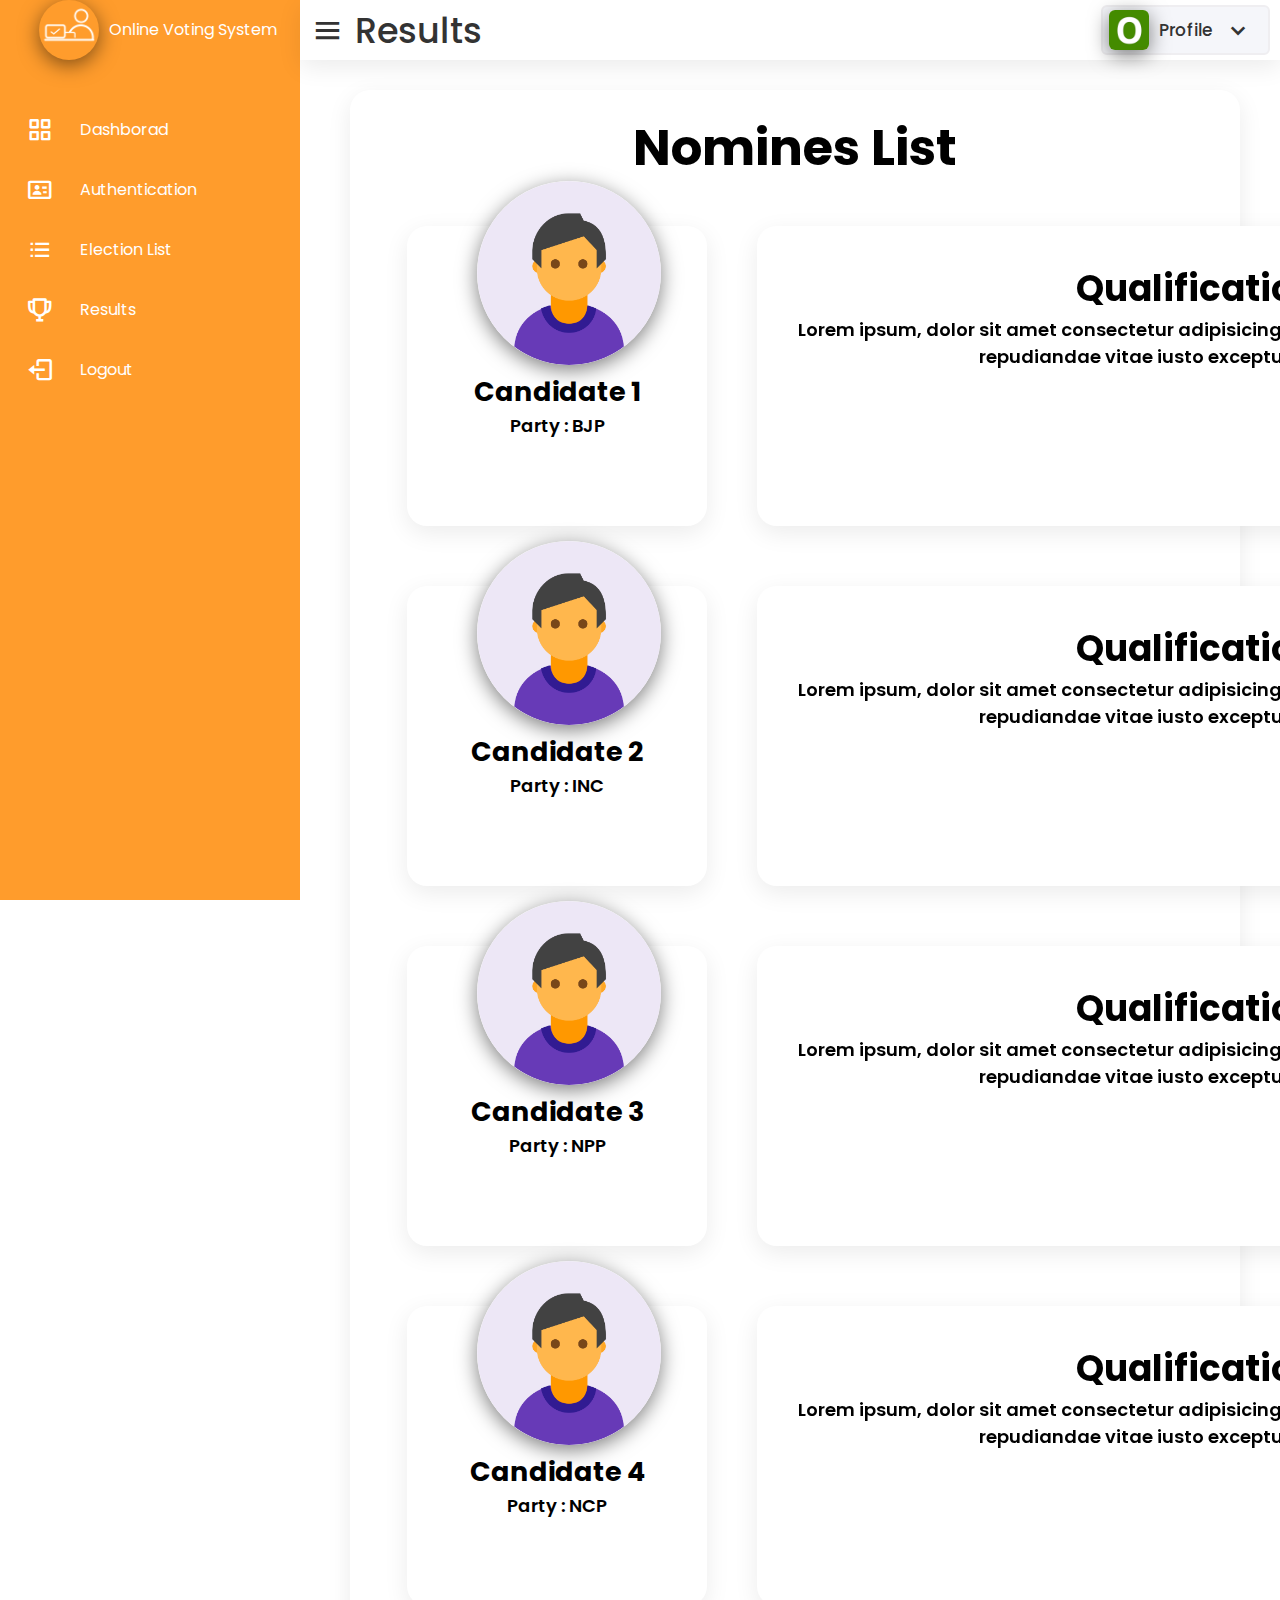
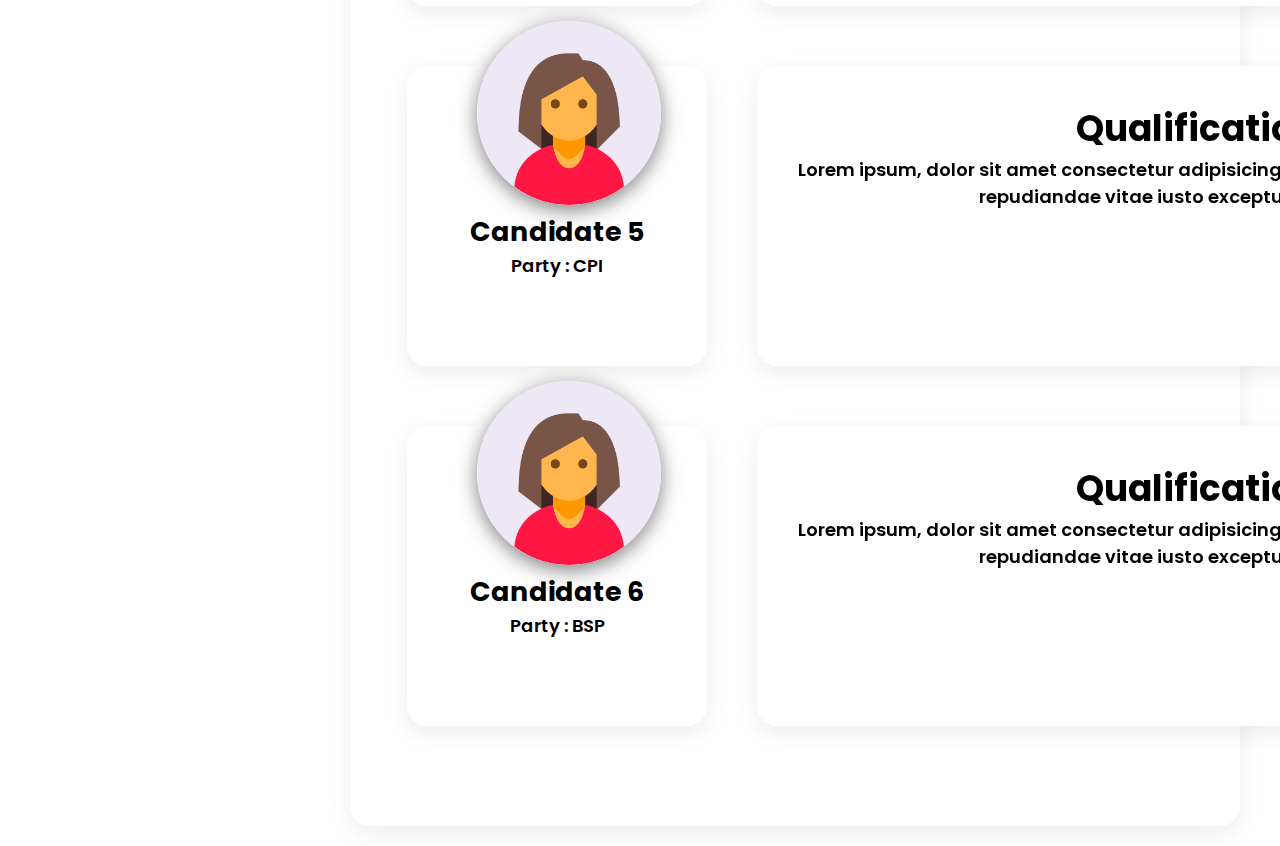
<file: Candidates_list.html>
<!DOCTYPE html>
<html lang="en">

<head>
    <meta charset="UTF-8">
    <meta http-equiv="X-UA-Compatible" content="IE=edge">
    <meta name="viewport" content="width=device-width, initial-scale=1.0">
    <title>Results</title>
    <link rel="stylesheet" href="Candidates_list.css">
    <script src="https://cdn.syncfusion.com/ej2/dist/ej2.min.js" type="text/javascript"></script>
    <link href='https://unpkg.com/boxicons@2.1.4/css/boxicons.min.css' rel='stylesheet'>
</head>

<body>

    <!-- NAVIGATION BAR STARTS -->
    <div class="container" id="blur">
        <div class="navigation">
            <ul>
                <li>
                    <a href="#">
                        <img src="Plugin icon - 1.png" alt="">
                        <span class="Title">Online Voting System</span>
                    </a>
                </li>
                <li>
                    <a href="#">
                        <i class='bx bx-grid-alt'></i>
                        <span class="Title">Dashborad</span>
                    </a>
                </li>
                <li>
                    <a href="#">
                        <i class='bx bx-id-card'></i>
                        <span class="Title">Authentication</span>
                    </a>
                </li>
                <li>
                    <a href="#">
                        <i class='bx bx-list-ul'></i>
                        <span class="Title">Election List</span>
                    </a>
                </li>
                <li>
                    <a href="#">
                        <i class='bx bx-trophy'></i>
                        <span class="Title">Results</span>
                    </a>
                </li>
                <li>
                    <a href="#">
                        <i class='bx bx-log-out'></i>
                        <span class="Title">Logout</span>
                    </a>
                </li>
            </ul>
        </div>
        <!-- NAVIGATION BAR ENDS -->

        <!-- MAIN STARTS-->
        <div class="main">

            <!-- TOPBAR -->
            <div class="topbar">

                <!-- TOGGLE BUTTON STARTS-->
                <div class="toggle">
                    <i class='bx bx-menu'></i>
                    <div class="dashboard">Results</div>
                </div>
                <!-- TOGGLE BUTTON ENDS -->


                <!-- PTOFILE STARTS -->
                <div class="user">
                    <img src="profile.jpg" alt="" class="">
                    <span class="profile_name">Profile</span>
                    <i class='bx bx-chevron-down'></i>
                </div>
                <!-- PROFILE ENDS -->

            </div>
            <!-- TOPBAR ENDS -->


            <!-- FORMS STARTS -->
            <div class="Home">
                <div class="text-box">
                    <h1 id="title">Nomines List</h1>
                   
                    <div class="Res">
                        <div class="candidates">
                            <div class="card C1">
                                <div class="imgBox">
                                    <img src="./Images/male.png" />
                                    <h2>Candidate 1</h2>
                                    <p>Party : BJP</p>
                                </div>
                            </div>
                            <div class="card C1">
                                <div class="imgBox">
                                    <img src="./Images/male.png" />
                                    <h2>Candidate 2</h2>
                                    <p>Party : INC</p>
                                    
                                </div>
                            </div>
                            <div class="card C1">
                                <div class="imgBox">
                                    <img src="./Images/male.png" />
                                    <h2>Candidate 3</h2>
                                    <p>Party : NPP</p>
                                    
                                </div>
                            </div>
                            <div class="card C1">
                                <div class="imgBox">
                                    <img src="./Images/male.png" />
                                    <h2>Candidate 4</h2>
                                    <p>Party : NCP</p>
                                    
                                </div>
                            </div>
                            <div class="card C1">
                                <div class="imgBox">
                                    <img src="./Images/female.png" />
                                    <h2>Candidate 5</h2>
                                    <p>Party : CPI</p>
                                    
                                </div>
                            </div>
                            <div class="card C1">
                                <div class="imgBox">
                                    <img src="./Images/female.png" />
                                    <h2>Candidate 6</h2>
                                    <p>Party : BSP</p>
                                   
                                </div>
                            </div>
                        </div>
                        <div class="candidates_details">
                            <div class="card C1">
                                <h1>Qualifications</h1>
                               <p>
                                Lorem ipsum, dolor sit amet consectetur adipisicing elit.
                                Illum unde sequi labore placeat repudiandae vitae iusto
                                excepturi sapiente a vel!
                               </p>
                            </div>
                            <div class="card C1">
                                <h1>Qualifications</h1>
                               <p>
                                Lorem ipsum, dolor sit amet consectetur adipisicing elit.
                                Illum unde sequi labore placeat repudiandae vitae iusto
                                excepturi sapiente a vel!
                               </p>
                            </div>
                            <div class="card C1">
                                <h1>Qualifications</h1>
                                <p>
                                    Lorem ipsum, dolor sit amet consectetur adipisicing elit.
                                    Illum unde sequi labore placeat repudiandae vitae iusto
                                    excepturi sapiente a vel!
                                </p>
                            </div>
                            <div class="card C1">
                                <h1>Qualifications</h1>
                                <p>
                                    Lorem ipsum, dolor sit amet consectetur adipisicing elit.
                                    Illum unde sequi labore placeat repudiandae vitae iusto
                                    excepturi sapiente a vel!
                                </p>
                            </div>
                            <div class="card C1">
                                <h1>Qualifications</h1>
                                <p>
                                    Lorem ipsum, dolor sit amet consectetur adipisicing elit.
                                    Illum unde sequi labore placeat repudiandae vitae iusto
                                    excepturi sapiente a vel!
                                </p>
                            </div>
                            <div class="card C1">
                                <h1>Qualifications</h1>
                                <p>
                                    Lorem ipsum, dolor sit amet consectetur adipisicing elit.
                                    Illum unde sequi labore placeat repudiandae vitae iusto
                                    excepturi sapiente a vel!
                                </p>
                            </div>
                        </div>
                    </div>

                </div>
            </div>
           
        </div>
            <!-- MAIN ENDS -->


            <!-- SCRIPT -->
            <Script>
                let toggle = document.querySelector('.toggle');
                let navigation = document.querySelector('.navigation');
                let list = document.querySelectorAll('.navigation li');
                let main = document.querySelector('.main');

                toggle.onclick = function () {
                    navigation.classList.toggle('active');
                    main.classList.toggle('active');
                }

                function activeLink() {
                    list.forEach((item) =>
                        item.classList.remove('hovered'));
                    this.classList.add('hovered');
                }
                list.forEach((item) =>
                    item.addEventListener('mouseover', activeLink));
            </Script>
            <script>
                // bar.js
                var chart = new ej.charts.Chart({
                    //Initializing Primary X Axis
                    primaryXAxis: {
                        valueType: "Category",
                        title: "Parties"
                    },
                    //Initializing Primary Y Axis
                    primaryYAxis: {
                        title: "Number of Votes"
                    },
                    //Initializing Chart Series
                    series: [
                        {
                            type: "Bar",
                            dataSource: [
                                { Party: "BJP", Votes_Percent: 65, color: '#c6e2b6' },
                                { Party: "INC", Votes_Percent: 21, color: '#99c4ff' },
                                { Party: "NPP", Votes_Percent: 2, color: '#a4f4d9' },
                                { Party: "NCP", Votes_Percent: 6, color: '#99fffb' },
                                { Party: "CPI", Votes_Percent: 1, color: '#ffaf99' },
                                { Party: "BSP", Votes_Percent: 5, color: '#ff99b0' }

                            ],
                            xName: "Party",
                            yName: "Votes_Percent",
                            pointColorMapping: 'color',

                        }

                    ]
                });
                chart.appendTo("#graph");
            </script>
            <script>
            // fetch('Data.csv')
            //         .then(function (response) {
            //             return response.text();
            //         })
            //         .then(function (text) {
            //             csvToSeries(text);
            //         })
            //         .catch(function (error) {
            //             //Something went wrong
            //             console.log(error);
            //         });

            //     function csvToSeries(text) {
            //         console.log(text);
            //     }
            </script>
</body>

</html>
</file>
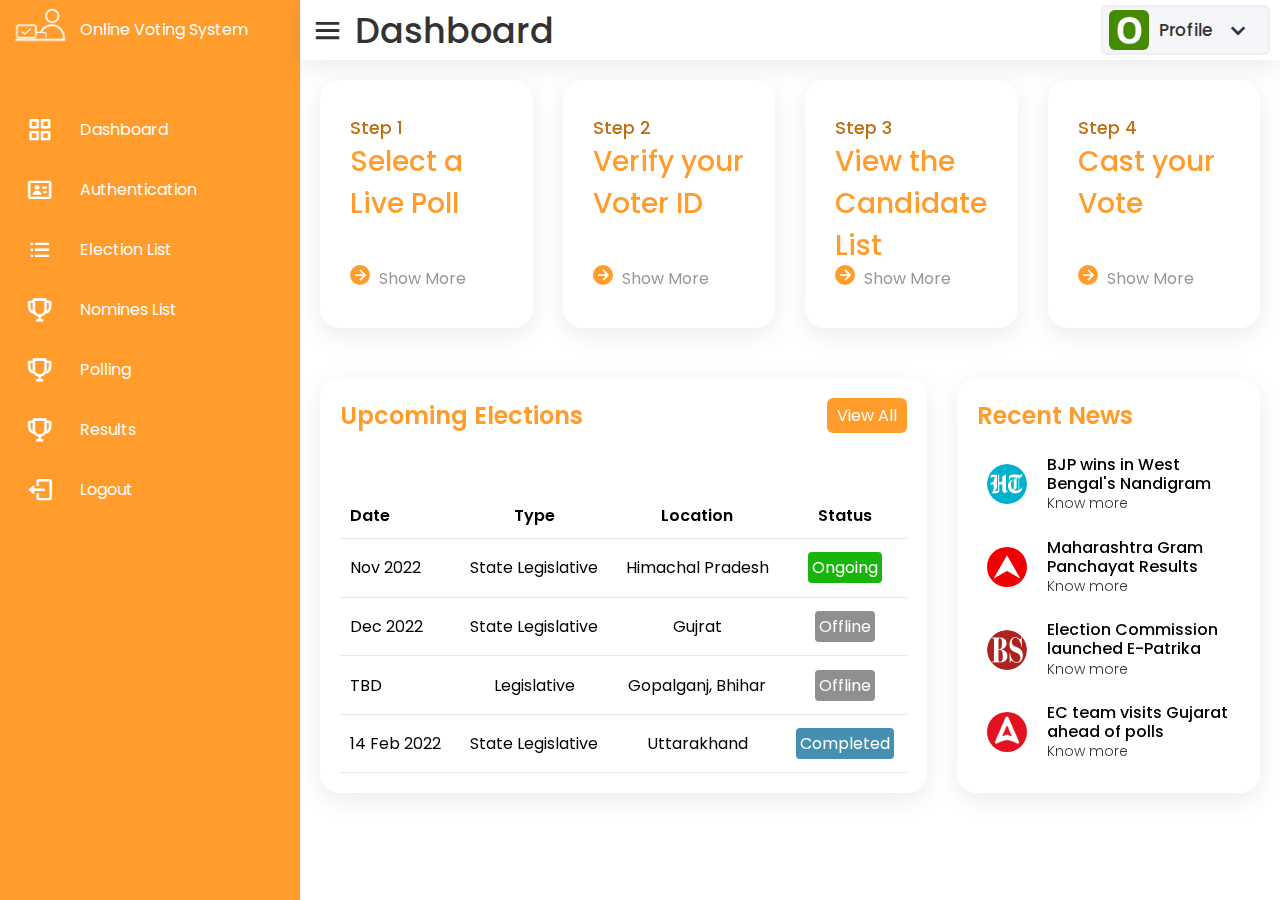
<file: Dashboard.html>
<!DOCTYPE html>
<html lang="en">
<head>
    <meta charset="UTF-8">
    <meta http-equiv="X-UA-Compatible" content="IE=edge">
    <meta name="viewport" content="width=device-width, initial-scale=1.0">
    <title>Dashboard</title>
    <link rel="stylesheet" href="Dashboard.css">
    <script src="https://cdn.syncfusion.com/ej2/dist/ej2.min.js" type="text/javascript"></script>
    <link href='https://unpkg.com/boxicons@2.1.4/css/boxicons.min.css' rel='stylesheet'>
</head>
<body>

    

    <div class="container" id="blur">
        <div class="navigation">
            <ul>
                <li>
                    <a href="#">
                        <img src="Plugin icon - 1.png" alt="">
                        <span class="Title">Online Voting System</span>
                    </a>
                </li>
                <li>
                    <a href="#" id="Dash_a" onclick="openTab('blur2');">
                        <i class='bx bx-grid-alt'></i>
                        <span class="Title">Dashboard</span>
                    </a>
                </li>
                <li>
                    <a href="#" id="Auth_a" onclick="openTab('Auth');">
                        <i class='bx bx-id-card'></i>
                        <span class="Title">Authentication</span>
                    </a>
                </li>
                <li>
                    <a href="#" id="Elec_a" >
                        <i class='bx bx-list-ul'></i>
                        <span class="Title">Election List</span>
                    </a>
                </li>
                <li>
                    <a href="#" id="Nom_a">
                        <i class='bx bx-trophy'></i>
                        <span class="Title">Nomines List</span>
                    </a>
                </li>
                <li>
                    <a href="#" id="poll_a" >
                        <i class='bx bx-trophy'></i>
                        <span class="Title">Polling</span>
                    </a>
                </li>
                <li>
                    <a href="#" id="Res_a" onclick="openTab('Result');">
                        <i class='bx bx-trophy'></i>
                        <span class="Title">Results</span>
                    </a>
                </li>
                <li>
                    <a href="login.html">
                        <i class='bx bx-log-out'></i>
                        <span class="Title">Logout</span>
                    </a>
                </li>
            </ul>
        </div>

        <!-- MAIN STARTS-->
        <div class="main" id="blur2" >

            <!-- TOPBAR -->
            <div class="topbar">
                <!-- TOGGLE BUTTON STARTS-->
                <div class="toggle">
                    <i class='bx bx-menu'></i>
                    <div class="dashboard">Dashboard</div>
                </div>
                
                <!-- TOGGLE BUTTON ENDS -->


                <!-- PTOFILE STARTS -->
                <div class="user">
                    <img src="profile.jpg" alt="" class="">
                    <span class="profile_name">Profile</span>
                    <i class='bx bx-chevron-down' ></i>
                </div>
                <!-- PROFILE ENDS -->
            </div>
            <!-- TOPBAR ENDS -->

            <!-- CARDS STARTS -->
            <div class="cardbox">
                <div class="card" onclick="popup_toggle()">
                    <div>
                       <div class="step_number"> Step 1 </div>
                       <div class="step_text">Select a Live Poll</div>
                    </div>
                    <div class="iconbox">
                        <i class='bx bx-right-arrow-alt' ></i>
                        <span class="text">Show More</span>
                    </div>
                </div>
                <div class="card" onclick="popup_toggle()">
                    <div>
                       <div class="step_number"> Step 2 </div>
                       <div class="step_text">Verify your Voter ID</div>
                    </div>
                    <div class="iconbox">
                        <i class='bx bx-right-arrow-alt' ></i>
                        <span class="text">Show More</span>
                    </div>
                </div>
                <div class="card" onclick="popup_toggle()">
                    <div>
                       <div class="step_number"> Step 3 </div>
                       <div class="step_text">View the Candidate List</div>
                    </div>
                    <div class="iconbox">
                        <i class='bx bx-right-arrow-alt' ></i>
                        <span class="text">Show More</span>
                    </div>
                </div>
                <div class="card" onclick="popup_toggle()">
                    <div>
                       <div class="step_number"> Step 4 </div>
                       <div class="step_text">Cast your Vote</div>
                    </div>
                    <div class="iconbox">
                        <i class='bx bx-right-arrow-alt' ></i>
                        <span class="text">Show More</span>
                    </div>
                </div>
            </div>
            <!-- CARD ENDS -->

            

            <!-- DETAILS -->
            <div class="details">
                <div class="upcoming_elections">
                    <div class="cardheader">
                        <h2>Upcoming Elections</h2>
                        <a href="#" class="btn1">View All</a>
                    </div>
                    <table>
                       <thead>
                        <tr>
                            <td>Date</td>
                            <td>Type</td>
                            <td>Location</td>
                            <td>Status</td>
                        </tr>
                       </thead> 
                       <tbody>
                        <tr>
                            <td>Nov 2022</td>
                            <td>State Legislative</td>
                            <td>Himachal Pradesh</td>
                            <td><span class="status_ongoing">Ongoing</span></td>
                        </tr>
                        <tr>
                            <td>Dec 2022</td>
                            <td>State Legislative</td>
                            <td>Gujrat</td>
                            <td><span class="status_offline">Offline</span></td>
                        </tr>
                        <tr>
                            <td>TBD</td>
                            <td>Legislative</td>
                            <td>Gopalganj, Bhihar</td>
                            <td><span class="status_offline">Offline</span></td>
                        </tr>
                        <tr>
                            <td>14 Feb 2022</td>
                            <td>State Legislative</td>
                            <td>Uttarakhand</td>
                            <td><span class="status_completed">Completed</span></td>
                        </tr>
                       </tbody>
                    </table>
                </div>


                <div class="recent_news">
                    <div class="cardheader">
                        <h2>Recent News</h2>
                    </div>
                    <table>
                        <tr>
                            <td width="60px">
                                <div class="imgbox">
                                    <img src="Images/HT_logo.jpg" alt="">
                                </div>
                                <td><h4>BJP wins in West Bengal's Nandigram<br>
                                <span><a target="_blank" href="https://www.hindustantimes.com/india-news/bjp-wins-election-in-west-bengal-s-nandigram-cooperative-body-101663508160389.html">Know more</a></span></h4></td>
                            </td>
                        </tr>
                        <tr>
                            <td width="60px">
                                <div class="imgbox">
                                    <img src="Images/ABP_live.jpg" alt="">
                                </div>
                                <td><h4>Maharashtra Gram Panchayat Results<br>
                                    <span><a target="_blank" href="https://news.abplive.com/news/india/maharashtra-gram-panchayat-election-result-2022-updates-bjp-eknath-shinde-shiv-sena-alliance-congress-ncp-1554096">Know more</a></span></h4></td>
                            </td>
                        </tr>
                        <tr>
                            <td width="60px">
                                <div class="imgbox">
                                    <img src="Images/BS_logo.jpg" alt="">
                                </div>
                                <td><h4>Election Commission launched E-Patrika<br>
                                    <span><a target="_blank" href="https://currentaffairs.adda247.com/election-commission-of-india-launched-blo-e-patrika/">Know more</a></span></h4></td>
                            </td>
                        </tr>
                        <tr>
                            <td width="60px">
                                <div class="imgbox">
                                    <img src="Images/adda247_logo.jpg" alt="">
                                </div>
                                <td><h4>EC team visits Gujarat ahead of polls<br>
                                    <span><a target="_blank" href="https://www.business-standard.com/article/current-affairs/ec-team-visits-gujarat-ahead-of-polls-reviews-election-preparedness-122091900048_1.html">Know more</a></span></h4></td>
                            </td>
                        </tr>
                    </table>
                </div>

            </div>

        </div>  
        <div class="main" id="blur1" style="display: none;">
        
            <!-- TOPBAR -->
            <div class="topbar">
                <!-- TOGGLE BUTTON STARTS-->
                <div class="toggle">
                    <i class='bx bx-menu'></i>
                    <div class="dashboard">Election List</div>
                </div>
        
                <!-- TOGGLE BUTTON ENDS -->
        
        
                <!-- PTOFILE STARTS -->
                <div class="user">
                    <img src="profile.jpg" alt="" class="">
                    <span class="profile_name">Profile</span>
                    <i class='bx bx-chevron-down'></i>
                </div>
                <!-- PROFILE ENDS -->
            </div>
            <!-- TOPBAR ENDS -->
        
        
            <div class="details1">
                <div class="main_header">
                    <table>
                        <thead>
                            <th>
                            <td>Date</td>
                            <td>Type</td>
                            <td>Location</td>
                            <td>Status</td>
                            </th>
                        </thead>
                    </table>
                </div>
                <div class="tab">
                    <input type="radio" name="acc" id="acc1">
                    <label for="acc1" class="ongoing" >
                        <h2></h2>
                        <table class="ongoing">
                            <thead>
                                <td>Nov 2022</td>
                                <td>State Legislative</td>
                                <td>Himachal Pradesh</td>
                                <td  onclick ="openTab('Cand')">Ongoing</td>
                            </thead>
                        </table>
                    </label>
                    <div class="content">
                        <p>
                            Lorem ipsum, dolor sit amet consectetur adipisicing elit.
                            Illum unde sequi labore placeat repudiandae vitae iusto
                            excepturi sapiente a vel!
                        </p>
                    </div>
                </div>
                <div class="tab">
                    <input type="radio" name="acc" id="acc2">
                    <label for="acc2" class="offline">
                        <h2></h2>
                        <table class="offline">
                            <thead>
                                <td>Dec 2022</td>
                                <td>State Legislative</td>
                                <td>Gujrat</td>
                                <td>Offline</td>
                            </thead>
                        </table>
                    </label>
                    <div class="content">
                        <p>
                            Lorem ipsum dolor sit amet consectetur, adipisicing elit.
                            Expedita praesentium laudantium earum. Amet aliquam iusto
                            saepe aut nihil veritatis, harum exercitationem quidem expedita,
                            minima facilis architecto dolores culpa? Magnam, quam.
                        </p>
                    </div>
                </div>
                <div class="tab">
                    <input type="radio" name="acc" id="acc3">
                    <label for="acc3" class="offline">
                        <h2></h2>
                        <table class="offline">
                            <thead>
                                <td>TBD</td>
                                <td>Legislative</td>
                                <td>Bhihar</td>
                                <td>Offline</td>
                            </thead>
                        </table>
                    </label>
                    <div class="content">
                        <p>
                            Lorem ipsum, dolor sit amet consectetur adipisicing elit.
                            Illum unde sequi labore placeat repudiandae vitae iusto
                            excepturi sapiente a vel!
                        </p>
                    </div>
                </div>
                <div class="tab">
                    <input type="radio" name="acc" id="acc4">
                    <label for="acc4" class="ended">
                        <h2></h2>
                        <table class="ended">
                            <thead>
                                <td>14 Feb 2022</td>
                                <td>State Legislative</td>
                                <td>Uttarakhand</td>
                                <td>Ended</td>
                            </thead>
                        </table>
                    </label>
                    <div class="content">
                        <p>
                            Lorem ipsum dolor sit amet consectetur adipisicing elit.
                            Quos natus iste excepturi autem rem. Id exercitationem,
                            velit quidem quia esse eius iste, vel alias eligendi,
                            dolorum atque optio? Sapiente dolores neque, quidem suscipit
                            voluptates tempore numquam temporibus qui a laborum?
                        </p>
                    </div>
                </div>
        
            </div>
        </div>
    </div>
       <!-- POPSP STARTS -->
    <div id="popup">
        <div class="popup_icon">
            <i class='bx bx-detail'></i>
        </div>
        <div class="popup_content">
          <h2>Step 1</h2>
          <div class="popup_text">Lorem ipsum dolor sit amet consectetur, adipisicing elit. Praesentium nostrum provident sapiente placeat velit similique id perspiciatis suscipit, tenetur ex in, assumenda explicabo quos autem tempora maiores!</div>
        </div>
        <div class="dismiss" onclick="popup_toggle()">
            <button class="dismiss_btn">Dismiss</button>
        </div>
    </div>
    <div id="popup">
        <div class="popup_icon">
            <i class='bx bx-detail'></i>
        </div>
        <h2>Step 2</h2>
        <div class="popup_text">Lorem ipsum dolor sit amet consectetur adipisicing elit. Quis non asperiores nihil, libero, quod error fugiat animi alias accusantium quaerat assumenda eveniet ipsum distinctio nemo unde illo laudantium molestiae qui eos minima debitis nostrum maxime ullam est? Porro, eveniet cupiditate.</div>
        <div class="dismiss" onclick="popup_toggle()">
            <button class="dismiss_btn">Dismiss</button>
        </div>
    </div>
    <!-- <div id="overlay" onclick="popup_toggle()"></div> -->
    <!-- POPUP ENDS --> 
    <div class="main" id="Auth" style="display: none;">
    
        <!-- TOPBAR -->
        <div class="topbar">
    
            <!-- TOGGLE BUTTON STARTS-->
            <div class="toggle">
                <i class='bx bx-menu'></i>
                <div class="dashboard">Authenticate</div>
            </div>
            <!-- TOGGLE BUTTON ENDS -->
    
    
            <!-- PTOFILE STARTS -->
            <div class="user">
                <img src="profile.jpg" alt="" class="">
                <span class="profile_name">Profile</span>
                <i class='bx bx-chevron-down'></i>
            </div>
            <!-- PROFILE ENDS -->
    
        </div>
        <!-- TOPBAR ENDS -->
    
    
        <!-- FORMS STARTS -->
        <div class="Home">
            
            <div class="text-box">
                <div class="alertPopup">
                    <div class="alert" id="A1">
                        <strong>Unsuccess!</strong> Invalid Voter number.
                    </div>
                
                    <div class="alert success" id="A2">
                        <strong>Success!</strong> Your Voter is validated
                    </div>
                
                    <div class="alert info" id="A3">
                        <strong>Captcha!</strong> Incorrect CAPTCHA.
                    </div>
                
                    <div class="alert warning" id="A4">
                        <strong>Warning!</strong> Please fill the Fields.
                    </div>
                
                </div>
                <div class="signin-signup">
                    <form action="#" class="sign-in-form">
                        <i class='bx bxs-id-card'></i>
                        <h2 class="title"> Voter Verfication</h2>
                        <div class="input-field">
                            <i class='bx bxs-user'></i>
                            <input type="number" id="Voter"placeholder="Voter ID">
                        </div>
                        <div class="input-field">
                            <i class='bx bxs-lock-alt'></i>
                            <input type="captha" id="Captcha" placeholder="CAPTCHA">
                        </div>
                        <!-- CAPTCHA BOX STARTS -->
                        <div class="captcha-box">
                            <canvas id="myCanvas"> </canvas>
                            <input type="button" id="refresh" class="btn solid" value="Refresh">
                        </div>
    
                        <!-- CAPTCHA BOX ENDS -->
    
                        <input type="button" id="Login" class="btn solid" value="Verify">
                    </form>
    
                </div>
            </div>
        </div>
        <!-- FORM ENDS -->
    
    </div>
    <div class="main" id="Result" style="display: none;">
    
        <!-- TOPBAR -->
        <div class="topbar">
    
            <!-- TOGGLE BUTTON STARTS-->
            <div class="toggle">
                <i class='bx bx-menu'></i>
                <div class="dashboard">Results</div>
            </div>
            <!-- TOGGLE BUTTON ENDS -->
    
    
            <!-- PTOFILE STARTS -->
            <div class="user">
                <img src="profile.jpg" alt="" class="">
                <span class="profile_name">Profile</span>
                <i class='bx bx-chevron-down'></i>
            </div>
            <!-- PROFILE ENDS -->
    
        </div>
        <!-- TOPBAR ENDS -->
    
    
        <!-- FORMS STARTS -->
        <div class="Home">
            <div class="text-box">
                <h1>Polling Results</h1>
                <div class="graph" id="graph">
    
    
                </div>
                <div class="Res">
                    <div class="candidates">
                        <div class="card C1">
                            <div class="imgBox">
                                <img src="./Images/BJP_Flag.svg.png" />
                                <h2>Candidate 1</h2>
                                <p>Party : BJP</p>
                                <p>% : 65</p>
                            </div>
                        </div>
                        <div class="card C1">
                            <div class="imgBox">
                                <img src="./Images/INC.png" />
                                <h2>Candidate 2</h2>
                                <p>Party : INC</p>
                                <p>% : 19</p>
                            </div>
                        </div>
                        <div class="card C1">
                            <div class="imgBox">
                                <img src="./Images/NPP_Flag.jpg" />
                                <h2>Candidate 3</h2>
                                <p>Party : NPP</p>
                                <p>% : 1</p>
                            </div>
                        </div>
                        <div class="card C1">
                            <div class="imgBox">
                                <img src="./Images/NCP.png" />
                                <h2>Candidate 4</h2>
                                <p>Party : NCP</p>
                                <p>% : 2</p>
                            </div>
                        </div>
                        <div class="card C1">
                            <div class="imgBox">
                                <img src="./Images/CPI.png" />
                                <h2>Candidate 5</h2>
                                <p>Party : CPI</p>
                                <p>% : 5</p>
                            </div>
                        </div>
                        <div class="card C1">
                            <div class="imgBox">
                                <img src="./Images/bsp.png" />
                                <h2>Candidate 6</h2>
                                <p>Party : BSP</p>
                                <p>% : 6</p>
                            </div>
                        </div>
                    </div>
                </div>
    
            </div>
        </div>
    </div>
    <div class="main" id="Cand" style="display: none;">
    
        <!-- TOPBAR -->
        <div class="topbar">
    
            <!-- TOGGLE BUTTON STARTS-->
            <div class="toggle">
                <i class='bx bx-menu'></i>
                <div class="dashboard">Results</div>
            </div>
            <!-- TOGGLE BUTTON ENDS -->
    
    
            <!-- PTOFILE STARTS -->
            <div class="user">
                <img src="profile.jpg" alt="" class="">
                <span class="profile_name">Profile</span>
                <i class='bx bx-chevron-down'></i>
            </div>
            <!-- PROFILE ENDS -->
    
        </div>
        <!-- TOPBAR ENDS -->
    
    
        <!-- FORMS STARTS -->
        <div class="Home">
            <div class="text-box">
                <h1 id="title">Nomines List</h1>
    
                <div class="Res">
                    <div class="candidates">
                        <div class="card C1">
                            <div class="imgBox">
                                <img src="./Images/male.png" onclick ="openTab('Poll')"/>
                                <h2>Candidate 1</h2>
                                <p>Party : BJP</p>
                            </div>
                        </div>
                        <div class="card C1">
                            <div class="imgBox">
                                <img src="./Images/male.png" onclick ="openTab('Poll')"/>
                                <h2>Candidate 2</h2>
                                <p>Party : INC</p>
    
                            </div>
                        </div>
                        <div class="card C1">
                            <div class="imgBox">
                                <img src="./Images/male.png" onclick ="openTab('Poll')"/>
                                <h2>Candidate 3</h2>
                                <p>Party : NPP</p>
    
                            </div>
                        </div>
                        <div class="card C1">
                            <div class="imgBox" >
                                <img src="./Images/male.png" onclick ="openTab('Poll')" />
                                <h2>Candidate 4</h2>
                                <p>Party : NCP</p>
    
                            </div>
                        </div>
                        <div class="card C1" >
                            <div class="imgBox">
                                <img src="./Images/female.png" onclick ="openTab('Poll')" />
                                <h2>Candidate 5</h2>
                                <p>Party : CPI</p>
    
                            </div>
                        </div>
                        <div class="card C1">
                            <div class="imgBox">
                                <img src="./Images/female.png" onclick ="openTab('Poll')" />
                                <h2>Candidate 6</h2>
                                <p>Party : BSP</p>
    
                            </div>
                        </div>
                    </div>
                    <div class="candidates_details">
                        <div class="card C1">
                            <h1>Qualifications</h1>
                            <p>
                                Lorem ipsum, dolor sit amet consectetur adipisicing elit.
                                Illum unde sequi labore placeat repudiandae vitae iusto
                                excepturi sapiente a vel!
                            </p>
                        </div>
                        <div class="card C1">
                            <h1>Qualifications</h1>
                            <p>
                                Lorem ipsum, dolor sit amet consectetur adipisicing elit.
                                Illum unde sequi labore placeat repudiandae vitae iusto
                                excepturi sapiente a vel!
                            </p>
                        </div>
                        <div class="card C1">
                            <h1>Qualifications</h1>
                            <p>
                                Lorem ipsum, dolor sit amet consectetur adipisicing elit.
                                Illum unde sequi labore placeat repudiandae vitae iusto
                                excepturi sapiente a vel!
                            </p>
                        </div>
                        <div class="card C1">
                            <h1>Qualifications</h1>
                            <p>
                                Lorem ipsum, dolor sit amet consectetur adipisicing elit.
                                Illum unde sequi labore placeat repudiandae vitae iusto
                                excepturi sapiente a vel!
                            </p>
                        </div>
                        <div class="card C1">
                            <h1>Qualifications</h1>
                            <p>
                                Lorem ipsum, dolor sit amet consectetur adipisicing elit.
                                Illum unde sequi labore placeat repudiandae vitae iusto
                                excepturi sapiente a vel!
                            </p>
                        </div>
                        <div class="card C1">
                            <h1>Qualifications</h1>
                            <p>
                                Lorem ipsum, dolor sit amet consectetur adipisicing elit.
                                Illum unde sequi labore placeat repudiandae vitae iusto
                                excepturi sapiente a vel!
                            </p>
                        </div>
                    </div>
                </div>
    
            </div>
        </div>
    
    </div>
    <div class="main" id="Poll" style="display: none;">
    
        <!-- TOPBAR -->
        <div class="topbar">
    
            <!-- TOGGLE BUTTON STARTS-->
            <div class="toggle">
                <i class='bx bx-menu'></i>
                <div class="dashboard">Polling</div>
            </div>
            <!-- TOGGLE BUTTON ENDS -->
    
    
            <!-- PTOFILE STARTS -->
            <div class="user">
                <img src="profile.jpg" alt="" class="">
                <span class="profile_name">Profile</span>
                <i class='bx bx-chevron-down'></i>
            </div>
            <!-- PROFILE ENDS -->
    
        </div>
        <!-- TOPBAR ENDS -->
    
    
        <!-- FORMS STARTS -->
        <div class="Home">
            <div class="text-box">
                <h1 id="title">Select your choice</h1>
                <div class="Res">
                    <div class="candidates">
                        <div class="card C1">
                            <div class="imgBox">
                                <img src="./Images/BJP_Flag.svg.png" />
                                <h2>Bharatiya Janta Party</h2>
                                <p><button onclick="" class="votebutton">VOTE</button></p>
    
                            </div>
                        </div>
                        <div class="card C1">
                            <div class="imgBox">
                                <img src="./Images/INC.png" />
                                <h2>Indian National Congress</h2>
                                <p><button class="votebutton">VOTE</button></p>
    
                            </div>
                        </div>
                        <div class="card C1">
                            <div class="imgBox">
                                <img src="./Images/NPP_Flag.jpg" />
                                <h2>National People's Party</h2>
                                <p><button class="votebutton">VOTE</button></p>
    
                            </div>
                        </div>
                        <div class="card C1">
                            <div class="imgBox">
                                <img src="./Images/NCP.png" />
                                <h2>Nationalist Congress Party</h2>
                                <p><button class="votebutton">VOTE</button></p>
    
                            </div>
                        </div>
                        <div class="card C1">
                            <div class="imgBox">
                                <img src="./Images/CPI.png" />
                                <h2>Communist Party of India</h2>
                                <p><button class="votebutton">VOTE</button></p>
    
                            </div>
                        </div>
                        <div class="card C1">
                            <div class="imgBox">
                                <img src="./Images/bsp.png" />
                                <h2>Bahujan Samaj Party</h2>
                                <p><button class="votebutton">VOTE</button></p>
    
                            </div>
                        </div>
                    </div>
                </div>
    
            </div>
        </div>
        <!-- FORM ENDS -->
    </div>
    <!-- SCRIPT -->
    <script>
        // bar.js
        var chart = new ej.charts.Chart({
            //Initializing Primary X Axis
            primaryXAxis: {
                valueType: "Category",
                title: "Parties"
            },
            //Initializing Primary Y Axis
            primaryYAxis: {
                title: "Number of Votes"
            },
            //Initializing Chart Series
            series: [
                {
                    type: "Bar",
                    dataSource: [
                        { Party: "BJP", Votes_Percent: 65, color: '#c6e2b6' },
                        { Party: "INC", Votes_Percent: 21, color: '#99c4ff' },
                        { Party: "NPP", Votes_Percent: 2, color: '#a4f4d9' },
                        { Party: "NCP", Votes_Percent: 6, color: '#99fffb' },
                        { Party: "CPI", Votes_Percent: 1, color: '#ffaf99' },
                        { Party: "BSP", Votes_Percent: 5, color: '#ff99b0' }

                    ],
                    xName: "Party",
                    yName: "Votes_Percent",
                    pointColorMapping: 'color',

                }

            ]
        });
        chart.appendTo(".graph");
    </script>
    <script>
        
        let captchaText = document.querySelector('#myCanvas');
        var ctx = captchaText.getContext("2d");
        ctx.font = "45px Roboto";
        ctx.fillStyle = "#000";

        let userText = document.querySelector('#Captcha');
        let Voter = document.querySelector('#Voter');
        let submitButton = document.querySelector('#Login');
        let refreshButton = document.querySelector('#refresh');
        let popupCo = document.getElementById("A2");
        let popupIn = document.getElementById("A1");
        let popupInv = document.getElementById("A4");
        let popupWar = document.getElementById("A3");
        // alphaNums contains the characters with which you want to create the CAPTCHA
        let alphaNums = ['A', 'B', 'C', 'D', 'E', 'F', 'G', 'H', 'I', 'J', 'K', 'L', 'M'
            , 'N', 'O', 'P', 'Q', 'R', 'S', 'T', 'U', 'V', 'W', 'X', 'Y', 'Z', 'a', 'b', 'c'
            , 'd', 'e', 'f', 'g', 'h', 'i', 'j', 'k', 'l', 'm', 'n', 'o', 'p', 'q', 'r', 's',
            't', 'u', 'v', 'w', 'x', 'y', 'z', '0', '1', '2', '3', '4', '5', '6', '7', '8', '9'];
        let emptyArr = [];
        // This loop generates a random string of 7 characters using alphaNums
        // Further this string is displayed as a CAPTCHA
        for (let i = 1; i <= 7; i++) {
            emptyArr.push(alphaNums[Math.floor(Math.random() * alphaNums.length)]);
        }
        var c = emptyArr.join('');
        ctx.fillText(emptyArr.join(''), captchaText.width / 4, captchaText.height / 2);

        userText.addEventListener('keyup', function (e) {
            if (e.keyCode === 13) {
                login();
                phoneAuth();
            }
        });

        submitButton.addEventListener('click', function () {
            login();
            
        });

        refreshButton.addEventListener('click', function () {
            userText.value = "";
            let refreshArr = [];
            refresh(refreshArr);
        });
        function refresh(refreshArr) {
            for (let j = 1; j <= 7; j++) {
                refreshArr.push(alphaNums[Math.floor(Math.random() * alphaNums.length)]);
            }
            ctx.clearRect(0, 0, captchaText.width, captchaText.height);
            c = refreshArr.join('');
            ctx.fillText(refreshArr.join(''), captchaText.width / 4, captchaText.height / 2);
        }
        function login() {
            if (userText.value === c && Voter.value === "712979984763") {

                setTimeout(() => {

                }, 2000);
                openTab('blur1');

            }
            else if (userText.value === "" || Voter.value === "") {
                popupInv.classList.add("open-Alert");
                setTimeout(() => {
                    popupInv.classList.remove("open-Alert");
                }, 2000);
            }
            else if (userText.value !== c && Voter.value === "712979984763") {
                popupWar.classList.add("open-Alert");
                setTimeout(() => {
                    popupWar.classList.remove("open-Alert");
                }, 2000);
                let refreshArr = [];
                refresh(refreshArr);
            }
            else {
                popupIn.classList.add("open-Alert");
                setTimeout(() => {
                    popupIn.classList.remove("open-Alert");
                }, 2000);
                let refreshArr = [];
                refresh(refreshArr, c, ctx);
            }
        }

        
    </script>
    <script>
     let toggle = document.querySelector('.toggle');
     let navigation = document.querySelector('.navigation');   
     let list = document.querySelectorAll('.navigation li');
     let main = document.querySelector('.main');

     toggle.onclick= function(){
        navigation.classList.toggle('active');
        main.classList.toggle('active');
     }

     function activeLink(){
        list.forEach((item) => 
        item.classList.remove('hovered'));
        this.classList.add('hovered');
     }   
     list.forEach((item) =>
     item.addEventListener('mouseover',activeLink));


    //  POPUP
     function popup_toggle(){
            
            var blur = document.getElementById('blur');
            blur.classList.toggle('popup_active');
            var popup = document.getElementById('popup');
            popup.classList.toggle('popup_active');
            var overlay = document.getElementById('overlay');
            overlay.classList.toggle('popup_active');   
        }
     function popup_text_toggle(){

     } 
     function openTab(tabName) {
        var i;
        var x = document.getElementsByClassName("main");
        for (i = 0; i < x.length; i++) {
            x[i].style.display = "none";
        }
        document.getElementById(tabName).style.display = "block";
        }

    </script>
    
    
</body>
</html>
</file>
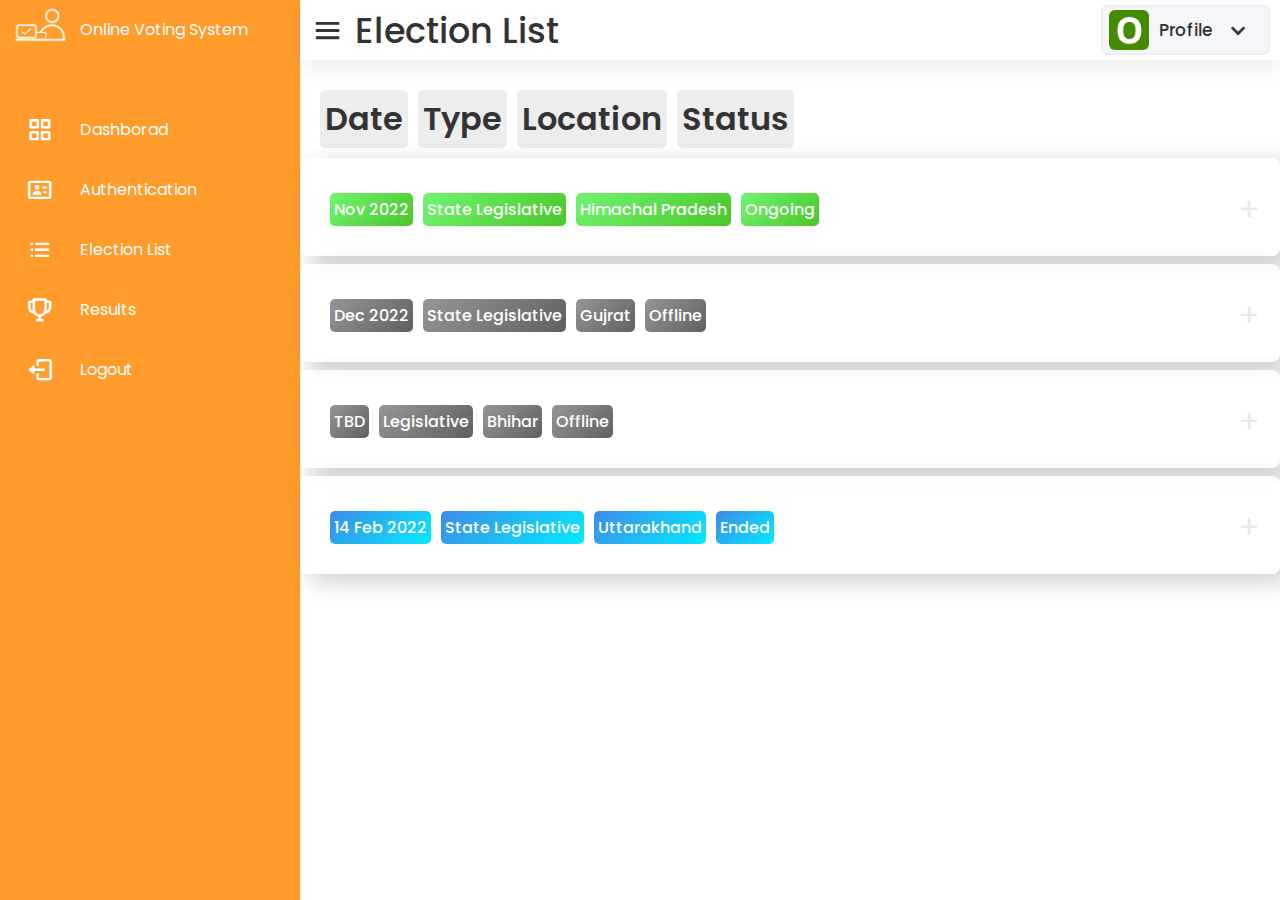
<file: ElectionList.html>
<!DOCTYPE html>
<html lang="en">
<head>
    <meta charset="UTF-8">
    <meta http-equiv="X-UA-Compatible" content="IE=edge">
    <meta name="viewport" content="width=device-width, initial-scale=1.0">
    <title>Election List</title>
    <link rel="stylesheet" href="ElectionList.css">
    <link href='https://unpkg.com/boxicons@2.1.4/css/boxicons.min.css' rel='stylesheet'>
</head>
<body>
    <div class="container">

        <div class="navigation">
            <ul>
                <li>
                    <a href="#">
                        <img src="Plugin icon - 1.png" alt="">
                        <span class="Title">Online Voting System</span>
                    </a>
                </li>
                <li>
                    <a href="#">
                        <i class='bx bx-grid-alt'></i>
                        <span class="Title">Dashborad</span>
                    </a>
                </li>
                <li>
                    <a href="#">
                        <i class='bx bx-id-card'></i>
                        <span class="Title">Authentication</span>
                    </a>
                </li>
                <li>
                    <a href="#">
                        <i class='bx bx-list-ul'></i>
                        <span class="Title">Election List</span>
                    </a>
                </li>
                <li>
                    <a href="#">
                        <i class='bx bx-trophy'></i>
                        <span class="Title">Results</span>
                    </a>
                </li>
                <li>
                    <a href="#">
                        <i class='bx bx-log-out'></i>
                        <span class="Title">Logout</span>
                    </a>
                </li>
            </ul>
        </div>

        <!-- MAIN STARTS-->
        <div class="main" id="blur2">

            <!-- TOPBAR -->
            <div class="topbar">
                <!-- TOGGLE BUTTON STARTS-->
                <div class="toggle">
                    <i class='bx bx-menu'></i>
                    <div class="dashboard">Election List</div>
                </div>
                
                <!-- TOGGLE BUTTON ENDS -->


                <!-- PTOFILE STARTS -->
                <div class="user">
                    <img src="profile.jpg" alt="" class="">
                    <span class="profile_name">Profile</span>
                    <i class='bx bx-chevron-down' ></i>
                </div>
                <!-- PROFILE ENDS -->
            </div>
            <!-- TOPBAR ENDS -->


            <div class="details"><div class="main_header">
                <table>
                    <thead>
                        <th>
                                <td>Date</td>
                                <td>Type</td>
                                <td>Location</td>
                                <td>Status</td>
                        </th>
                    </thead>
                </table>
            </div>
            <div class="tab">
                <input type="radio" name="acc" id="acc1">
                <label for="acc1" class="ongoing">
                    <h2></h2>
                    <table class="ongoing">
                        <thead>
                                <td>Nov 2022</td>
                                <td>State Legislative</td>
                                <td>Himachal Pradesh</td>
                                <td>Ongoing</td>
                        </thead>
                    </table>
                </label>
                <div class="content">
                    <p>
                        Lorem ipsum, dolor sit amet consectetur adipisicing elit. 
                        Illum unde sequi labore placeat repudiandae vitae iusto 
                        excepturi sapiente a vel!
                    </p>
                </div>
            </div>
            <div class="tab">
                <input type="radio" name="acc" id="acc2">
                <label for="acc2" class="offline">
                    <h2></h2>
                    <table class="offline">
                        <thead>
                            <td>Dec 2022</td>
                            <td>State Legislative</td>
                            <td>Gujrat</td>
                            <td>Offline</td>
                        </thead>
                    </table>
                </label>
                <div class="content">
                    <p>
                       Lorem ipsum dolor sit amet consectetur, adipisicing elit. 
                       Expedita praesentium laudantium earum. Amet aliquam iusto 
                       saepe aut nihil veritatis, harum exercitationem quidem expedita, 
                       minima facilis architecto dolores culpa? Magnam, quam.
                    </p>
                </div>
            </div>
            <div class="tab">
                <input type="radio" name="acc" id="acc3">
                <label for="acc3" class="offline">
                    <h2></h2>
                    <table class="offline">
                        <thead>
                                <td>TBD</td>
                                <td>Legislative</td>
                                <td>Bhihar</td>
                                <td>Offline</td>
                        </thead>
                    </table>
                </label>
                <div class="content">
                    <p>
                        Lorem ipsum, dolor sit amet consectetur adipisicing elit. 
                        Illum unde sequi labore placeat repudiandae vitae iusto 
                        excepturi sapiente a vel!
                    </p>
                </div>
            </div>
            <div class="tab">
                <input type="radio" name="acc" id="acc4">
                <label for="acc4" class="ended">
                    <h2></h2>
                    <table class="ended">
                        <thead>
                            <td>14 Feb 2022</td>
                            <td>State Legislative</td>
                            <td>Uttarakhand</td>
                            <td>Ended</td>
                        </thead>
                    </table>
                </label>
                <div class="content">
                    <p>
                        Lorem ipsum dolor sit amet consectetur adipisicing elit. 
                        Quos natus iste excepturi autem rem. Id exercitationem, 
                        velit quidem quia esse eius iste, vel alias eligendi, 
                        dolorum atque optio? Sapiente dolores neque, quidem suscipit 
                        voluptates tempore numquam temporibus qui a laborum?
                    </p>
                </div></div>
        
        </div>
    </div>

    <script>
         let toggle = document.querySelector('.toggle');
     let navigation = document.querySelector('.navigation');   
     let list = document.querySelectorAll('.navigation li');
     let main = document.querySelector('.main');

     toggle.onclick= function(){
        navigation.classList.toggle('active');
        main.classList.toggle('active');
     }

     function activeLink(){
        list.forEach((item) => 
        item.classList.remove('hovered'));
        this.classList.add('hovered');
     }   
     list.forEach((item) =>
     item.addEventListener('mouseover',activeLink));
    </script>
</body>
</html>
</file>
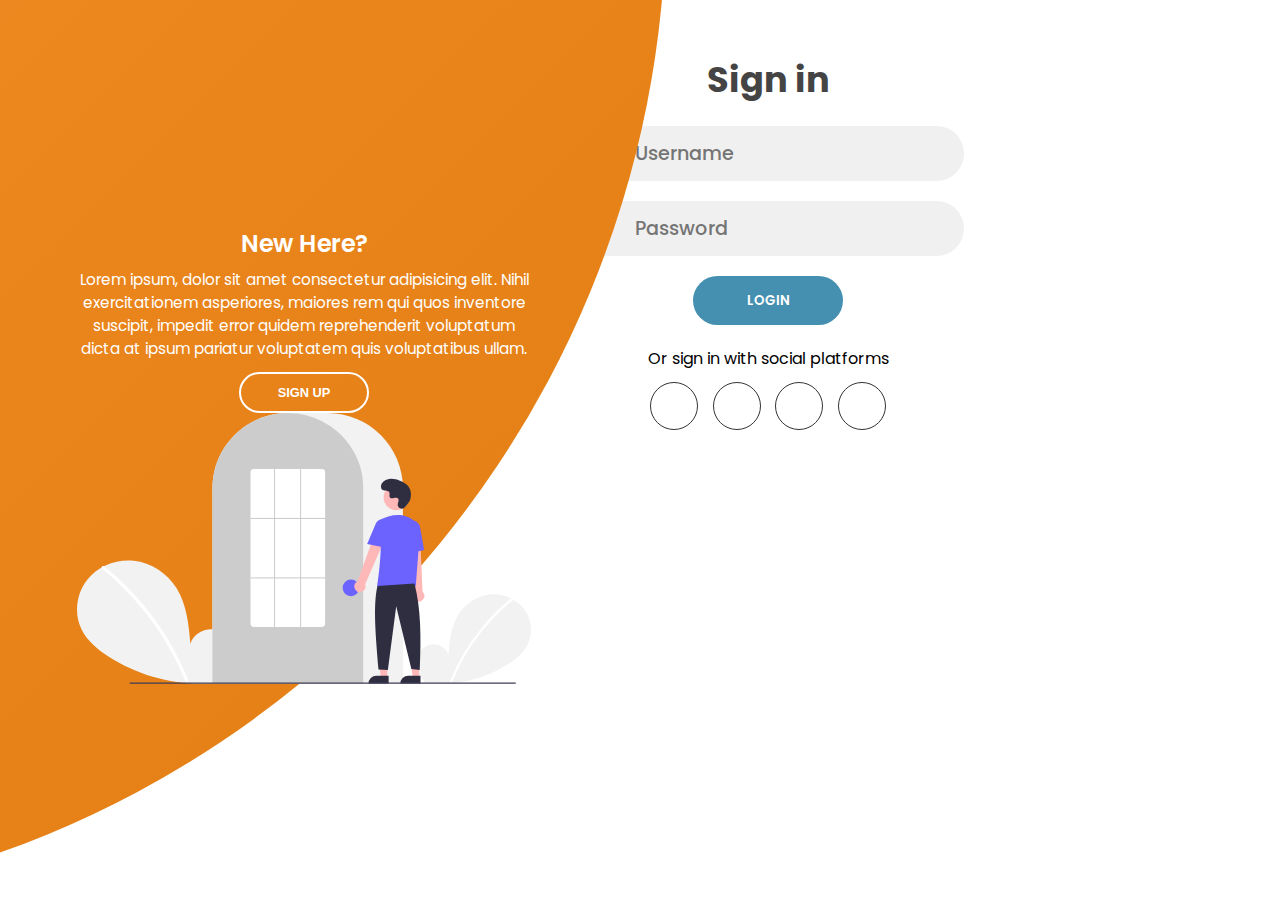
<file: Login_.html>
<!DOCTYPE html>
<html lang="en">
<head>
    <meta charset="UTF-8">
    <meta http-equiv="X-UA-Compatible" content="IE=edge">
    <meta name="viewport" content="width=device-width, initial-scale=1.0">
    <title>Signin and Signup </title>
    <link rel="stylesheet" href="style.css">
    <link rel="stylesheet" href="https://cdnjs.cloudflare.com/ajax/libs/font-awesome/6.1.2/css/all.min.css" 
          integrity="sha512-1sCRPdkRXhBV2PBLUdRb4tMg1w2YPf37qatUFeS7zlBy7jJI8Lf4VHwWfZZfpXtYSLy85pkm9GaYVYMfw5BC1A==" 
          crossorigin="anonymous" 
          referrerpolicy="no-referrer" 
    />
</head>
<body>
    <div class="container">
        <div class="forms-container">
            <div class="signin-signup">
                <form action="#" class="sign-in-form">
                <h2 class="title">Sign in</h2>  
                <div class="input-field">
                    <i class="fas fa-user"></i> 
                    <input type="text" placeholder="Username">
                </div>  
                <div class="input-field">
                    <i class="fas fa-lock"></i>
                    <input type="password" placeholder="Password">
                </div>
                <input type="submit" class="btn solid" value="Login">
                <p class="social-text">Or sign in with social platforms</p>
                <div class="social-media">
                    <a href="#" class="social-icons">
                       <i class="fab fa-facebook-f"></i>
                    </a>
                    <a href="#" class="social-icons">
                        <i class="fab fa-twitter"></i>
                     </a>
                     <a href="#" class="social-icons">
                        <i class="fab fa-google"></i>
                     </a>
                     <a href="#" class="social-icons">
                        <i class="fab fa-instagram"></i>
                     </a>
                </div>
                </form>
            </div>

            <div class="signup-signup">
                <form action="#" class="sign-up-form">
                <h2 class="title">Sign up</h2>  
                <div class="input-field">
                    <i class="fas fa-user"></i> 
                    <input type="text" placeholder="Username">
                </div>  
                <div class="input-field">
                    <i class="fas fa-envelope"></i> 
                    <input type="email" placeholder="Email">
                </div>  
                <div class="input-field">
                    <i class="fas fa-lock"></i>
                    <input type="password" placeholder="Password">
                </div>
                <input type="submit" class="btn solid" value="Sign up">
                <p class="social-text">Or sign up with social platforms</p>
                <div class="social-media">
                    <a href="#" class="social-icons">
                       <i class="fab fa-facebook-f"></i>
                    </a>
                    <a href="#" class="social-icons">
                        <i class="fab fa-twitter"></i>
                     </a>
                     <a href="#" class="social-icons">
                        <i class="fab fa-google"></i>
                     </a>
                     <a href="#" class="social-icons">
                        <i class="fab fa-instagram"></i>
                     </a>
                </div>
                </form>
            </div>
        </div>
        <div class="panels-container">
            <div class="panel left-panel">
                <div class="content">
                    <h3>New Here?</h3>
                    <p>Lorem ipsum, dolor sit amet consectetur adipisicing elit. Nihil exercitationem asperiores, maiores rem qui quos inventore suscipit, impedit error quidem reprehenderit voluptatum dicta at ipsum pariatur voluptatem quis voluptatibus ullam.</p>
                    <button class="btn transparent" id="sign-up-button">Sign up</button>
                </div>
                <img src="login.svg" alt="" class="image">
            </div>
            <div class="panel right-panel">
                <div class="content">
                    <h3>One of us</h3>
                    <p>Lorem ipsum, dolor sit amet consectetur adipisicing elit. Nihil exercitationem asperiores, maiores rem qui quos inventore suscipit, impedit error quidem reprehenderit voluptatum dicta at ipsum pariatur voluptatem quis voluptatibus ullam.</p>
                    <button class="btn transparent" id="sign-in-button">Sign in</button>
                </div>
                <img src="login.svg" alt="" class="image">
            </div>
        </div>
    </div>
    
    <script src="app.js"></script>
</body>
</html>
</file>
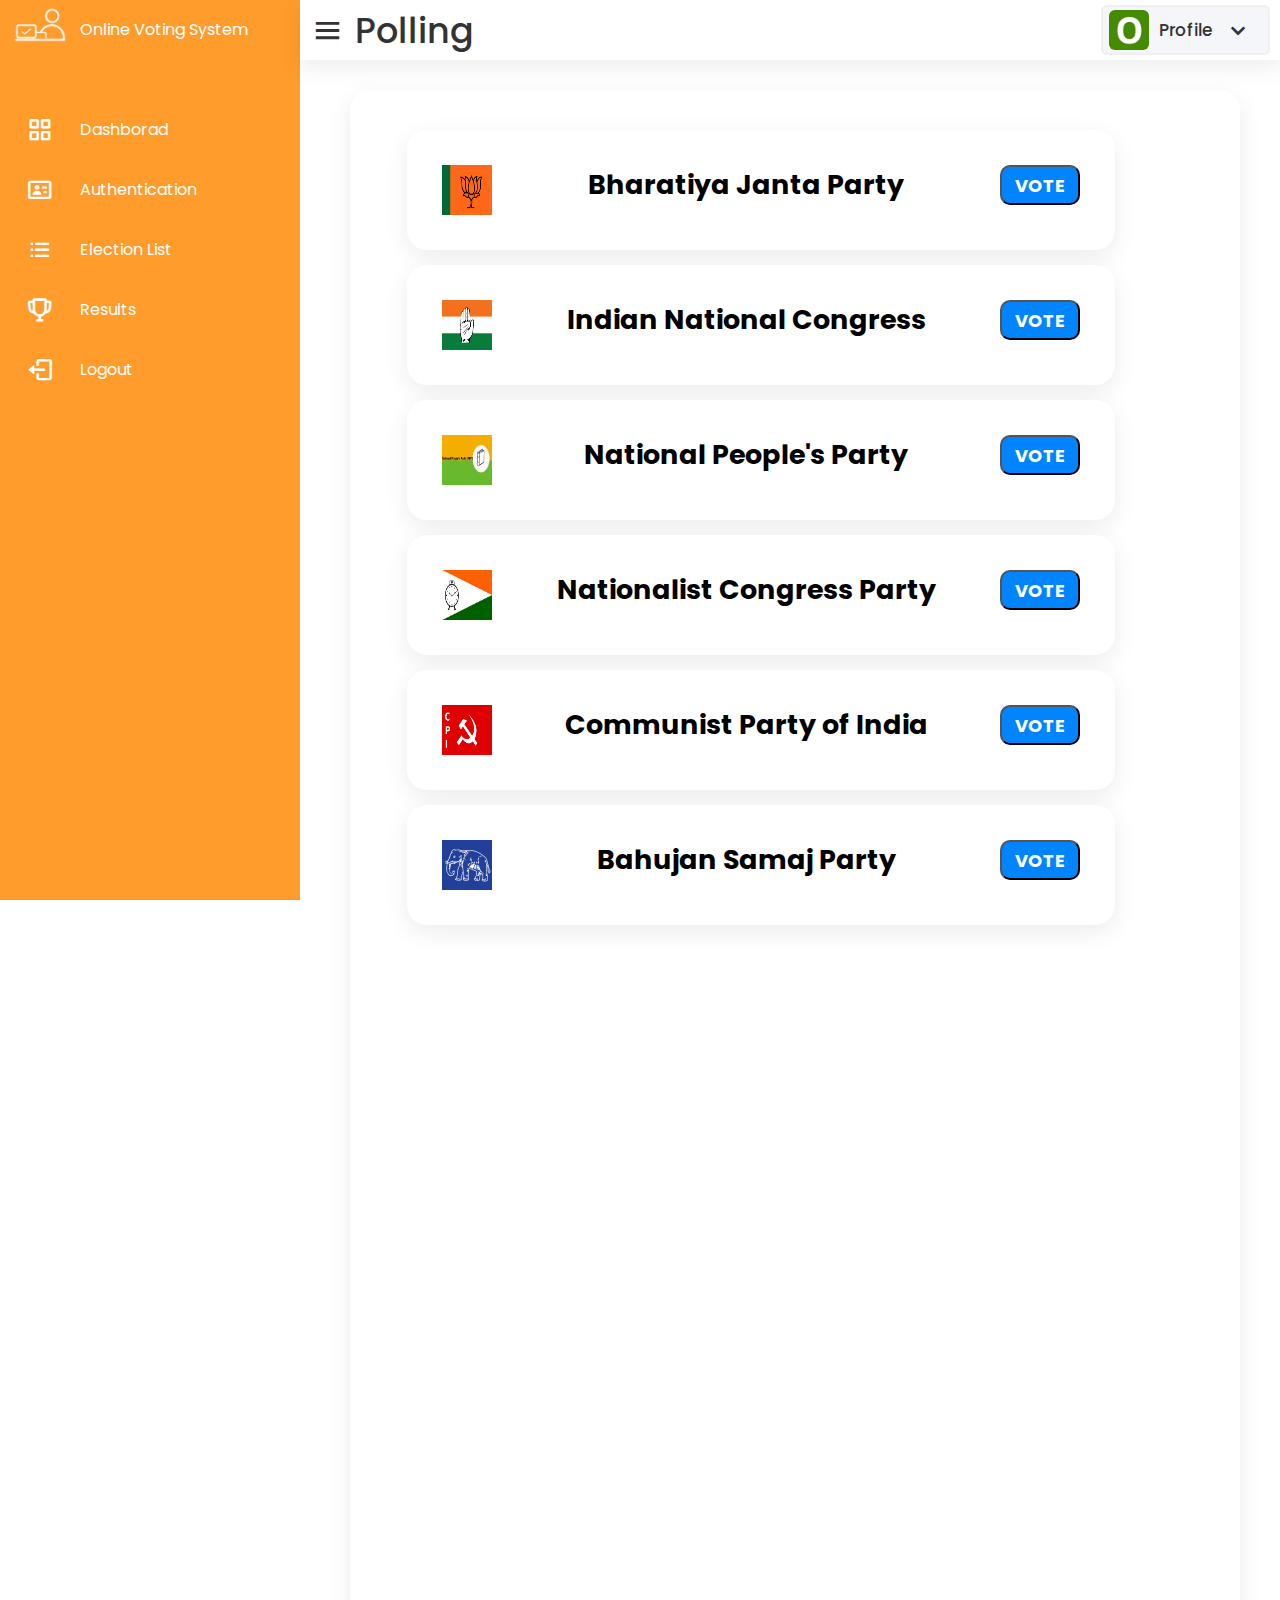
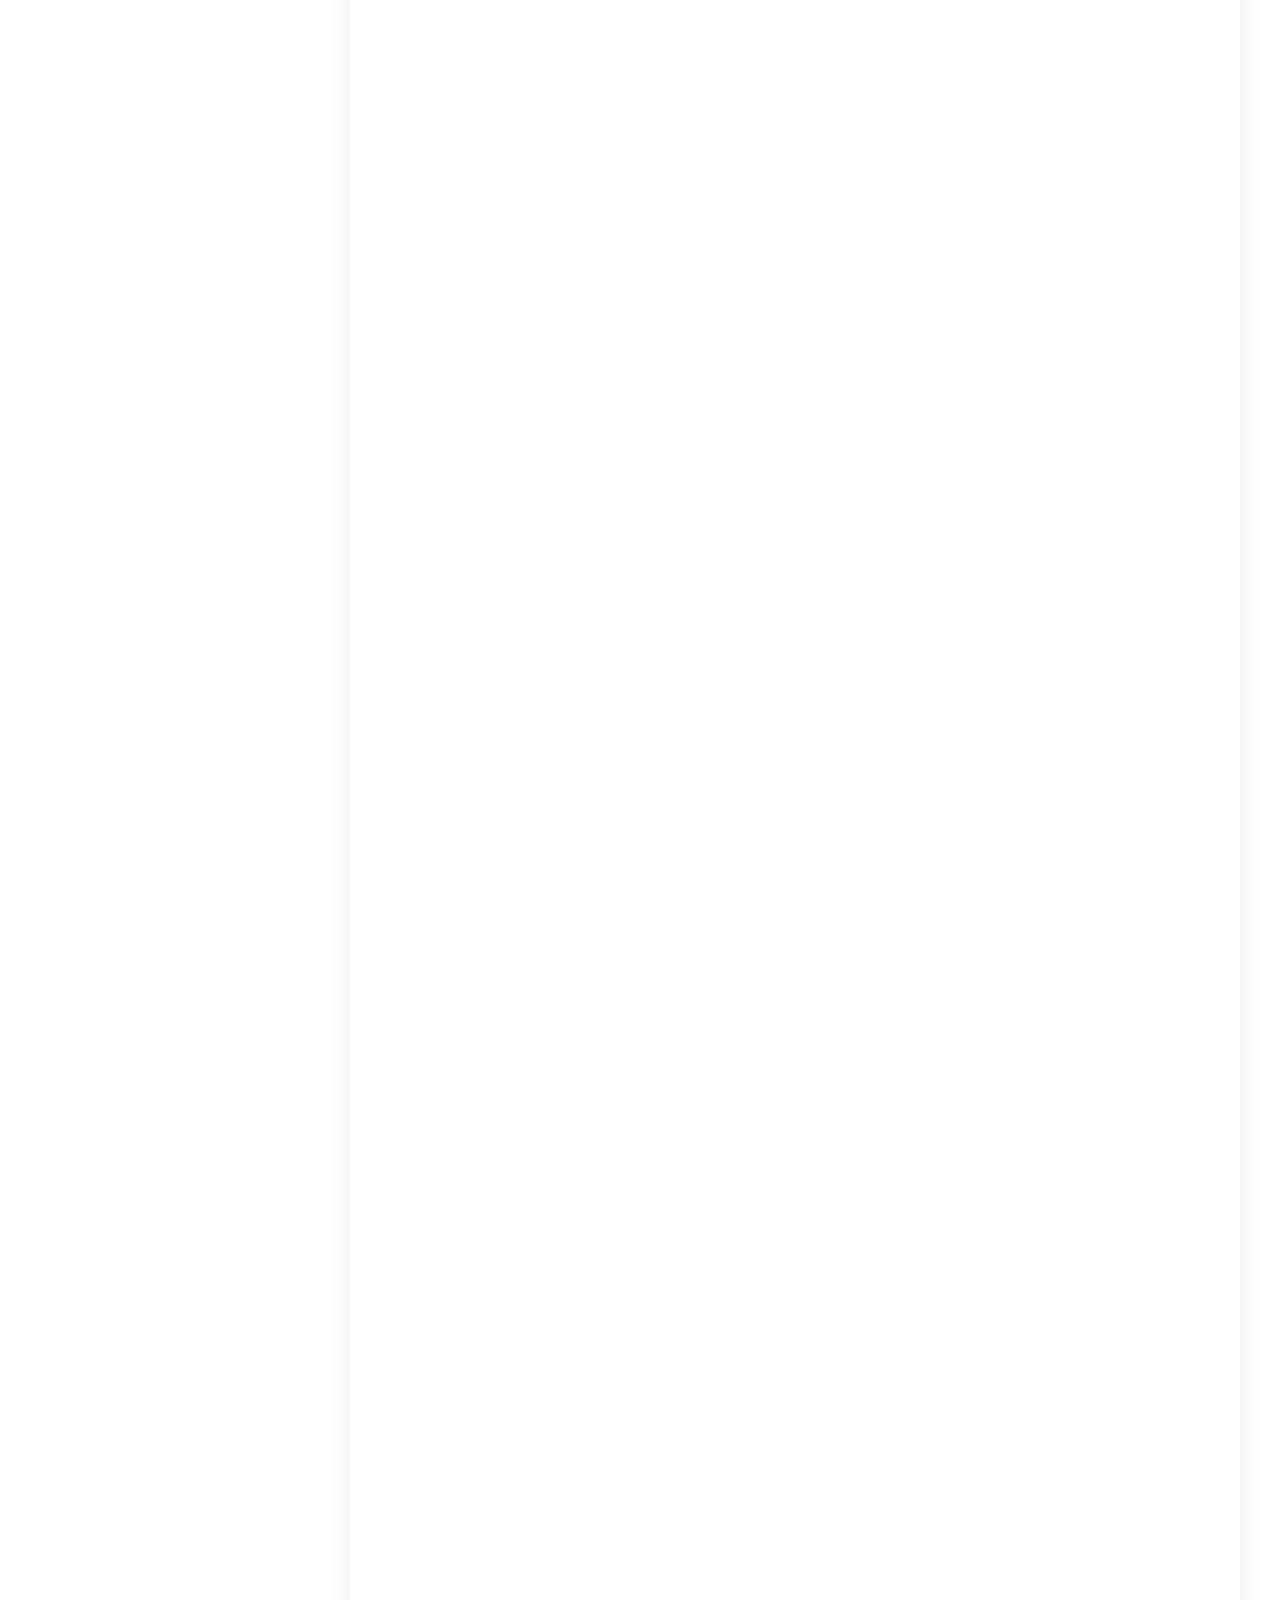
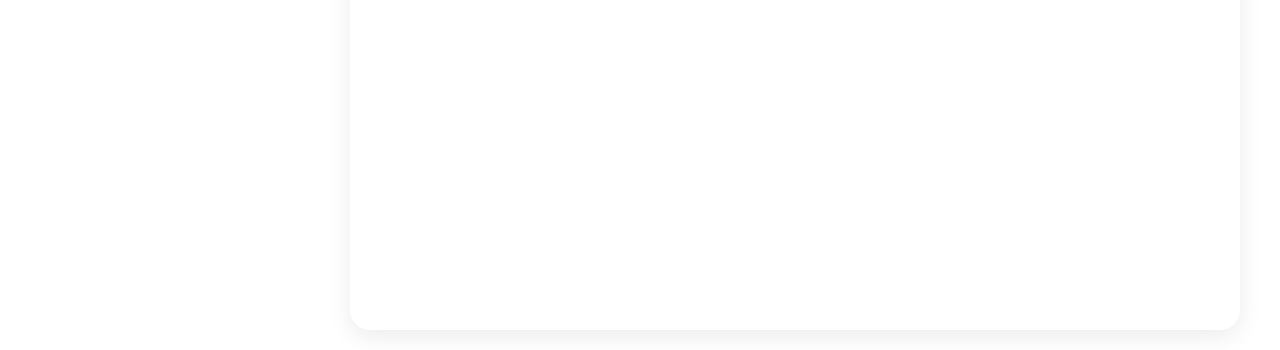
<file: Polling.html>
<!DOCTYPE html>
<html lang="en">

<head>
    <meta charset="UTF-8">
    <meta http-equiv="X-UA-Compatible" content="IE=edge">
    <meta name="viewport" content="width=device-width, initial-scale=1.0">
    <title>Polling</title>
    <link rel="stylesheet" href="Polling.css">
    <script src="https://cdn.syncfusion.com/ej2/dist/ej2.min.js" type="text/javascript"></script>
    <link href='https://unpkg.com/boxicons@2.1.4/css/boxicons.min.css' rel='stylesheet'>
</head>

<body>

    <!-- NAVIGATION BAR STARTS -->
    <div class="container" id="blur">
        <div class="navigation">
            <ul>
                <li>
                    <a href="#">
                        <img src="Plugin icon - 1.png" alt="">
                        <span class="Title">Online Voting System</span>
                    </a>
                </li>
                <li>
                    <a href="#">
                        <i class='bx bx-grid-alt'></i>
                        <span class="Title">Dashborad</span>
                    </a>
                </li>
                <li>
                    <a href="#">
                        <i class='bx bx-id-card'></i>
                        <span class="Title">Authentication</span>
                    </a>
                </li>
                <li>
                    <a href="#">
                        <i class='bx bx-list-ul'></i>
                        <span class="Title">Election List</span>
                    </a>
                </li>
                <li>
                    <a href="#">
                        <i class='bx bx-trophy'></i>
                        <span class="Title">Results</span>
                    </a>
                </li>
                <li>
                    <a href="#">
                        <i class='bx bx-log-out'></i>
                        <span class="Title">Logout</span>
                    </a>
                </li>
            </ul>
        </div>
        <!-- NAVIGATION BAR ENDS -->

        <!-- MAIN STARTS-->
        <div class="main">

            <!-- TOPBAR -->
            <div class="topbar">

                <!-- TOGGLE BUTTON STARTS-->
                <div class="toggle">
                    <i class='bx bx-menu'></i>
                    <div class="dashboard">Polling</div>
                </div>
                <!-- TOGGLE BUTTON ENDS -->


                <!-- PTOFILE STARTS -->
                <div class="user">
                    <img src="profile.jpg" alt="" class="">
                    <span class="profile_name">Profile</span>
                    <i class='bx bx-chevron-down'></i>
                </div>
                <!-- PROFILE ENDS -->

            </div>
            <!-- TOPBAR ENDS -->


            <!-- FORMS STARTS -->
            <div class="Home">
                <div class="text-box">

                    <div class="Res">
                        <div class="candidates">
                            <div class="card C1">
                                <div class="imgBox">
                                    <img src="./Images/BJP_Flag.svg.png" />
                                    <h2>Bharatiya Janta Party</h2>
                                    <p><button onclick='' class="votebutton">VOTE</button></p>
                                    
                                </div>
                            </div>
                            <div class="card C1">
                                <div class="imgBox">
                                    <img src="./Images/INC.png" />
                                    <h2>Indian National Congress</h2>
                                    <p><button class="votebutton">VOTE</button></p>
                                    
                                </div>
                            </div>
                            <div class="card C1">
                                <div class="imgBox">
                                    <img src="./Images/NPP_Flag.jpg" />
                                    <h2>National People's Party</h2>
                                    <p><button class="votebutton">VOTE</button></p>
                                    
                                </div>
                            </div>
                            <div class="card C1">
                                <div class="imgBox">
                                    <img src="./Images/NCP.png" />
                                    <h2>Nationalist Congress Party</h2>
                                    <p><button class="votebutton">VOTE</button></p>
                                    
                                </div>
                            </div>
                            <div class="card C1">
                                <div class="imgBox">
                                    <img src="./Images/CPI.png" />
                                    <h2>Communist Party of India</h2>
                                    <p><button class="votebutton">VOTE</button></p>
                                    
                                </div>
                            </div>
                            <div class="card C1">
                                <div class="imgBox">
                                    <img src="./Images/bsp.png" />
                                    <h2>Bahujan Samaj Party</h2>
                                    <p><button class="votebutton">VOTE</button></p>
                                    
                                </div>
                            </div>
                        </div>
                    </div>  
                    
             </div>
            </div>
            <!-- FORM ENDS -->
        </div>
        <!-- MAIN ENDS -->


        <!-- SCRIPT -->
        <Script>
            let toggle = document.querySelector('.toggle');
            let navigation = document.querySelector('.navigation');
            let list = document.querySelectorAll('.navigation li');
            let main = document.querySelector('.main');

            toggle.onclick = function () {
                navigation.classList.toggle('active');
                main.classList.toggle('active');
            }

            function activeLink() {
                list.forEach((item) =>
                    item.classList.remove('hovered'));
                this.classList.add('hovered');
            }
            list.forEach((item) =>
                item.addEventListener('mouseover', activeLink));
        </Script>
        <script>
            // bar.js
                var chart = new ej.charts.Chart({
                    //Initializing Primary X Axis
                    primaryXAxis: {
                        valueType: "Category",
                        title: "Parties"
                    },
                    //Initializing Primary Y Axis
                    primaryYAxis: {
                        title: "Number of Votes"
                    },
                    //Initializing Chart Series
                    series: [
                        {
                            type: "Bar",
                            dataSource: [
                                { Party: "BJP", Votes_Percent: 65, color: '#c6e2b6' },
                                { Party: "INC", Votes_Percent: 21, color: '#99c4ff' },
                                { Party: "NPP", Votes_Percent: 2, color: '#a4f4d9' },
                                { Party: "NCP", Votes_Percent: 6, color: '#99fffb' },
                                { Party: "CPI", Votes_Percent: 1, color: '#ffaf99' },
                                { Party: "BSP", Votes_Percent: 5, color: '#ff99b0' }

                            ],
                            xName: "Party",
                            yName: "Votes_Percent",
                            pointColorMapping: 'color',
                            
                        }
                        
                    ]
                });
                chart.appendTo("#graph");
        </script>

</body>

</html>
</file>
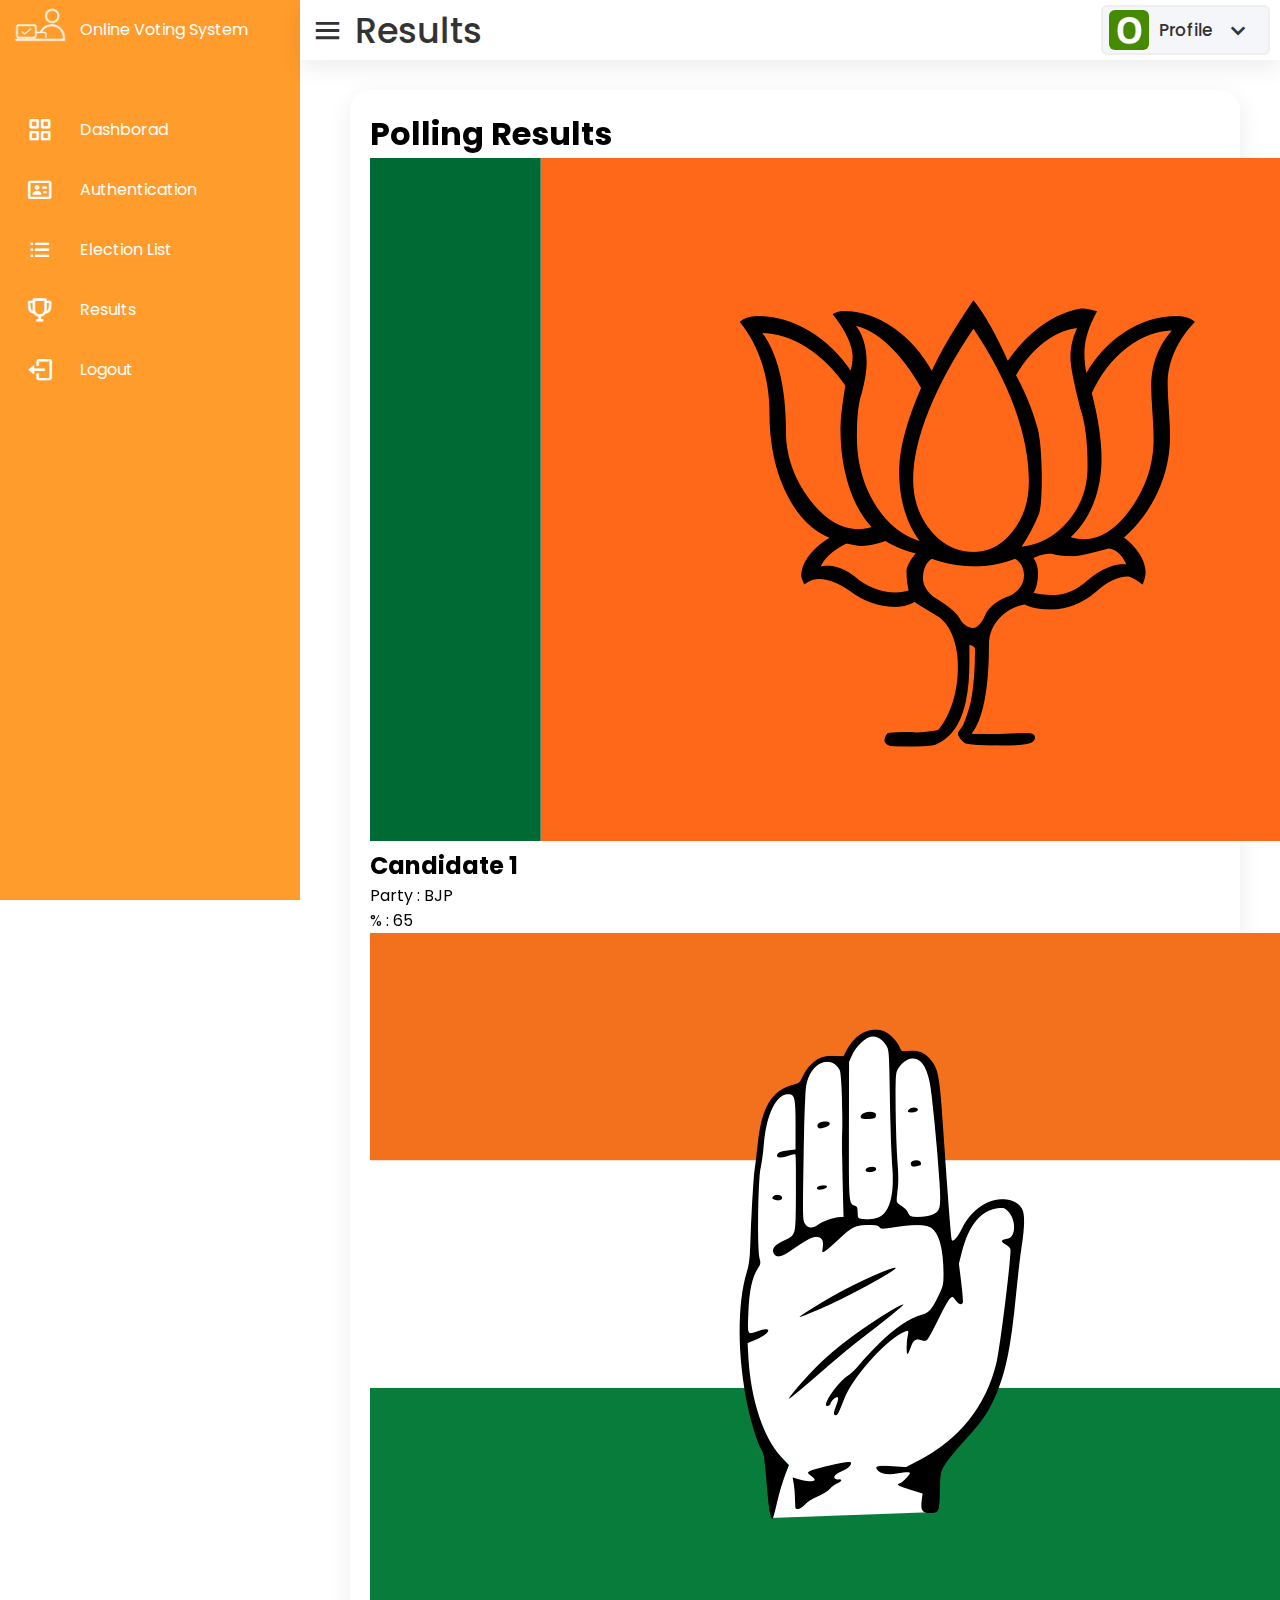
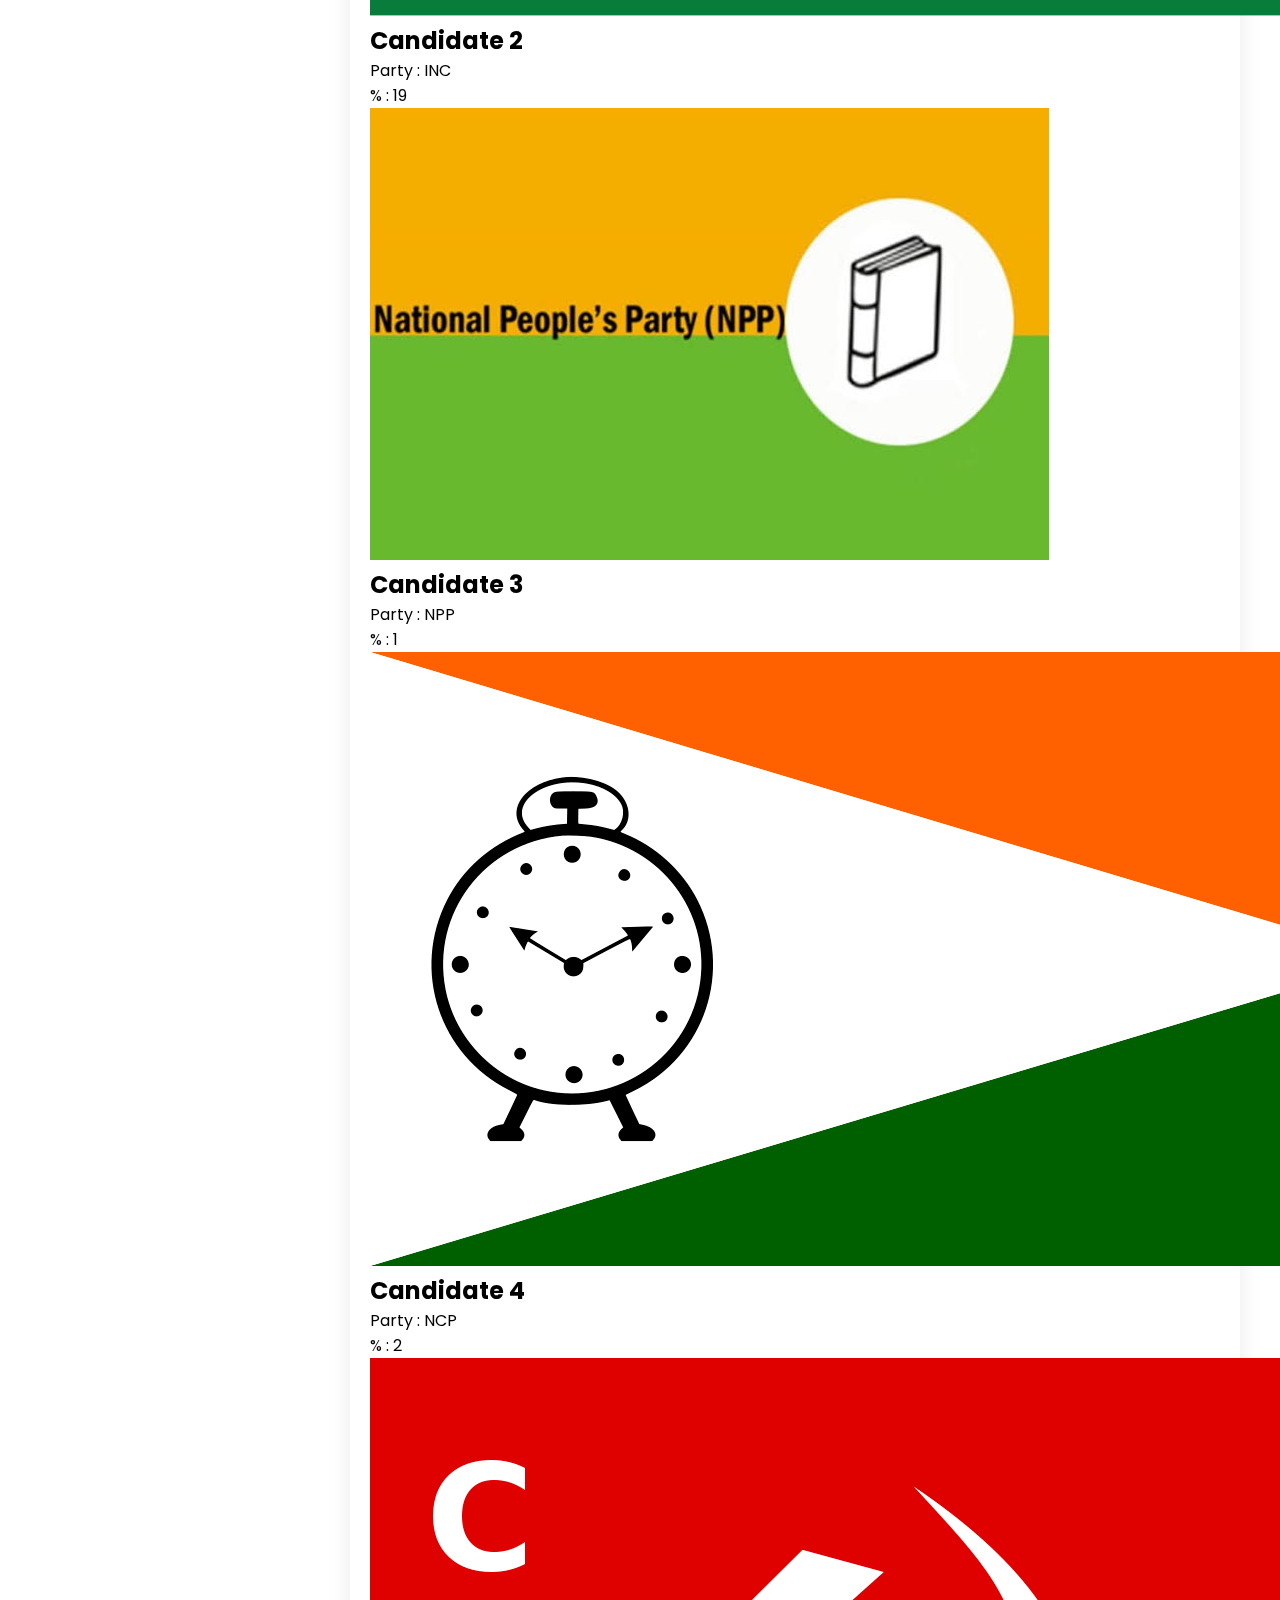
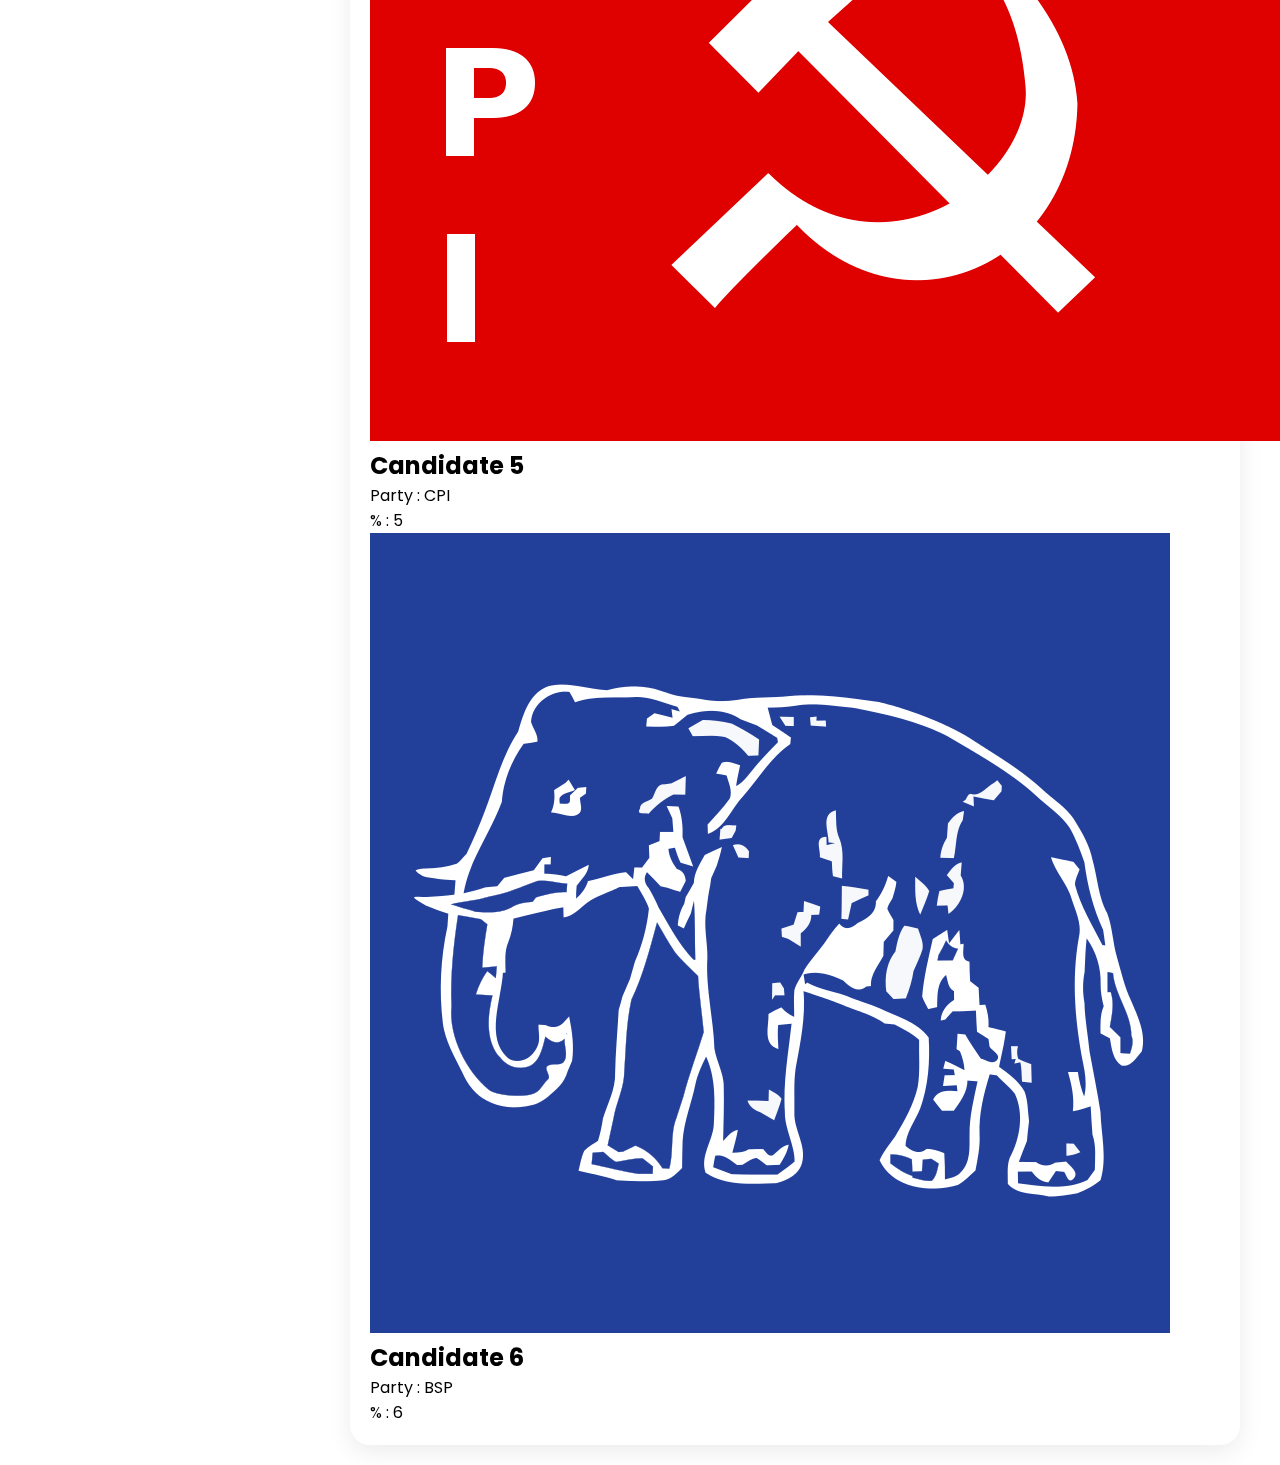
<file: result.html>
<!DOCTYPE html>
<html lang="en">

<head>
    <meta charset="UTF-8">
    <meta http-equiv="X-UA-Compatible" content="IE=edge">
    <meta name="viewport" content="width=device-width, initial-scale=1.0">
    <title>Results</title>
    <link rel="stylesheet" href="result.css">
    <script src="https://cdn.syncfusion.com/ej2/dist/ej2.min.js" type="text/javascript"></script>
    <link href='https://unpkg.com/boxicons@2.1.4/css/boxicons.min.css' rel='stylesheet'>
</head>

<body>

    <!-- NAVIGATION BAR STARTS -->
    <div class="container" id="blur">
        <div class="navigation">
            <ul>
                <li>
                    <a href="#">
                        <img src="Plugin icon - 1.png" alt="">
                        <span class="Title">Online Voting System</span>
                    </a>
                </li>
                <li>
                    <a href="#">
                        <i class='bx bx-grid-alt'></i>
                        <span class="Title">Dashborad</span>
                    </a>
                </li>
                <li>
                    <a href="#">
                        <i class='bx bx-id-card'></i>
                        <span class="Title">Authentication</span>
                    </a>
                </li>
                <li>
                    <a href="#">
                        <i class='bx bx-list-ul'></i>
                        <span class="Title">Election List</span>
                    </a>
                </li>
                <li>
                    <a href="#">
                        <i class='bx bx-trophy'></i>
                        <span class="Title">Results</span>
                    </a>
                </li>
                <li>
                    <a href="#">
                        <i class='bx bx-log-out'></i>
                        <span class="Title">Logout</span>
                    </a>
                </li>
            </ul>
        </div>
        <!-- NAVIGATION BAR ENDS -->

        <!-- MAIN STARTS-->
        <div class="main">

            <!-- TOPBAR -->
            <div class="topbar">

                <!-- TOGGLE BUTTON STARTS-->
                <div class="toggle">
                    <i class='bx bx-menu'></i>
                    <div class="dashboard">Results</div>
                </div>
                <!-- TOGGLE BUTTON ENDS -->


                <!-- PTOFILE STARTS -->
                <div class="user">
                    <img src="profile.jpg" alt="" class="">
                    <span class="profile_name">Profile</span>
                    <i class='bx bx-chevron-down'></i>
                </div>
                <!-- PROFILE ENDS -->

            </div>
            <!-- TOPBAR ENDS -->


            <!-- FORMS STARTS -->
            <div class="Home">
                <div class="text-box">
                    <h1>Polling Results</h1>
                    <div class="graph" id="graph">

                        
                    </div>
                    <div class="Res">
                        <div class="candidates">
                            <div class="card C1">
                                <div class="imgBox">
                                    <img src="./Images/BJP_Flag.svg.png" />
                                    <h2>Candidate 1</h2>
                                    <p>Party : BJP</p>
                                    <p>% : 65</p>
                                </div>
                            </div>
                            <div class="card C1">
                                <div class="imgBox">
                                    <img src="./Images/INC.png" />
                                    <h2>Candidate 2</h2>
                                    <p>Party : INC</p>
                                    <p>% : 19</p>
                                </div>
                            </div>
                            <div class="card C1">
                                <div class="imgBox">
                                    <img src="./Images/NPP_Flag.jpg" />
                                    <h2>Candidate 3</h2>
                                    <p>Party : NPP</p>
                                    <p>% : 1</p>
                                </div>
                            </div>
                            <div class="card C1">
                                <div class="imgBox">
                                    <img src="./Images/NCP.png" />
                                    <h2>Candidate 4</h2>
                                    <p>Party : NCP</p>
                                    <p>% : 2</p>
                                </div>
                            </div>
                            <div class="card C1">
                                <div class="imgBox">
                                    <img src="./Images/CPI.png" />
                                    <h2>Candidate 5</h2>
                                    <p>Party : CPI</p>
                                    <p>% : 5</p>
                                </div>
                            </div>
                            <div class="card C1">
                                <div class="imgBox">
                                    <img src="./Images/bsp.png" />
                                    <h2>Candidate 6</h2>
                                    <p>Party : BSP</p>
                                    <p>% : 6</p>
                                </div>
                            </div>
                        </div>
                    </div>  
                    
             </div>
            </div>
            <!-- FORM ENDS -->
            <!-- <div class="bar b1" data-percentage="65%">
                <img src="Images/BJP_Flag.svg.png" alt="">
                <span class="label">BJP</span>
            </div>
            <div class="bar" data-percentage="11%">
                <img src="Images/INC.png" alt="">
                <span class="label">Congress</span>
            </div>
            <div class="bar b2" data-percentage="5%">
                <img src="Images/NPP_Flag.jpg" alt="">
                <span class="label">NPP</span>
            </div>
            <div class="bar b3" data-percentage="9%">
                <img src="Images/NCP.png" alt="">
                <span class="label">NCP</span>
            </div>
            <div class="bar b4" data-percentage="7%">
                <img src="Images/CPI.png" alt="">
                <span class="label">CPI</span>
            </div>
            <div class="bar  b5" data-percentage="1.5%">
                <img src="Images/bsp.png" alt="">
                <span class="label">BSP</span>
            </div>
            <div class="bar b6" data-percentage="1.5%">
                <img src="Images/AITC.png" alt="">
                <span class="label">AITC</span>
            </div>
        </div> -->
        <!-- MAIN ENDS -->


        <!-- SCRIPT -->
        <Script>
            let toggle = document.querySelector('.toggle');
            let navigation = document.querySelector('.navigation');
            let list = document.querySelectorAll('.navigation li');
            let main = document.querySelector('.main');

            toggle.onclick = function () {
                navigation.classList.toggle('active');
                main.classList.toggle('active');
            }

            function activeLink() {
                list.forEach((item) =>
                    item.classList.remove('hovered'));
                this.classList.add('hovered');
            }
            list.forEach((item) =>
                item.addEventListener('mouseover', activeLink));
        </Script>
        <script>
            // bar.js
                var chart = new ej.charts.Chart({
                    //Initializing Primary X Axis
                    primaryXAxis: {
                        valueType: "Category",
                        title: "Parties"
                    },
                    //Initializing Primary Y Axis
                    primaryYAxis: {
                        title: "Number of Votes"
                    },
                    //Initializing Chart Series
                    series: [
                        {
                            type: "Bar",
                            dataSource: [
                                { Party: "BJP", Votes_Percent: 65, color: '#c6e2b6' },
                                { Party: "INC", Votes_Percent: 21, color: '#99c4ff' },
                                { Party: "NPP", Votes_Percent: 2, color: '#a4f4d9' },
                                { Party: "NCP", Votes_Percent: 6, color: '#99fffb' },
                                { Party: "CPI", Votes_Percent: 1, color: '#ffaf99' },
                                { Party: "BSP", Votes_Percent: 5, color: '#ff99b0' }

                            ],
                            xName: "Party",
                            yName: "Votes_Percent",
                            pointColorMapping: 'color',
                            
                        }
                        
                    ]
                });
                chart.appendTo("#graph");
        </script>
        <script>
            // fetch('Data.csv')
            //         .then(function (response) {
            //             return response.text();
            //         })
            //         .then(function (text) {
            //             csvToSeries(text);
            //         })
            //         .catch(function (error) {
            //             //Something went wrong
            //             console.log(error);
            //         });

            //     function csvToSeries(text) {
            //         console.log(text);
            //     }
        </script>
</body>

</html>
</file>
<file: Candidates_list.css>
@import url('https://fonts.googleapis.com/css2?family=Poppins:wght@200;300;400;500;600;700&display=swap');

* {
    margin: 0;
    padding: 0;
    box-sizing: border-box;
    font-family: 'Poppins', sans-serif;
}

:root {
    --orange: #ff9c2c;
    --white: #fff;
    --blue: #4590b1;
    --dark_orange: #bf6f13;
    --grey: #333;
    --green: #18b60d;
    --light_grey: rgb(144, 143, 143);
}

body {
    min-height: 100vh;
    overflow-x: hidden;

}

.container {
    position: relative;
    width: 100%;


}

.navigation {
    position: fixed;
    width: 300px;
    height: 100%;
    background: var(--orange);
    border-left: 10px solid var(--orange);
    transition: all 0.5s ease;
    overflow: hidden;

}

.navigation a img {
    height: 60px;
    width: 60px;
}

.navigation.active {
    width: 80px;

}

.navigation ul {
    position: absolute;
    top: 0;
    left: 0;
    width: 100%;
}

.navigation ul li {
    position: relative;
    width: 100%;
    list-style: none;
    border-top-left-radius: 30px;
    border-bottom-left-radius: 30px;

}

.navigation ul li:hover,
.navigation ul li.hovered {
    background: var(--white);
}

.navigation ul li:nth-child(1) {
    margin-bottom: 40px;
    pointer-events: none;

}

.navigation ul li a {
    position: relative;
    display: block;
    width: 100%;
    display: flex;
    text-decoration: none;
    color: var(--white);
}

.navigation ul li:hover a,
.navigation ul li.hovered a {
    color: var(--orange);
}

.navigation ul li a i {
    position: relative;
    display: block;
    min-width: 60px;
    height: 60px;
    line-height: 60px;
    text-align: center;
}

.navigation ul li a i {
    font-size: 1.75rem;
}

.navigation ul li a .Title {
    position: relative;
    display: block;
    padding: 0 10px;
    height: 60px;
    line-height: 60px;
    text-align: start;
    white-space: nowrap;
}

/* outside curve */

.navigation ul li:hover a::before,
.navigation ul li.hovered a::before {
    content: '';
    position: absolute;
    right: 0;
    top: -50px;
    width: 50px;
    height: 50px;
    background: transparent;
    border-radius: 50%;
    box-shadow: 35px 35px 0 10px var(--white);
    pointer-events: none;
}

.navigation ul li:hover a::after,
.navigation ul li.hovered a::after {
    content: '';
    position: absolute;
    right: 0;
    bottom: -50px;
    width: 50px;
    height: 50px;
    background: transparent;
    border-radius: 50%;
    box-shadow: 35px -35px 0 10px var(--white);
    pointer-events: none;
}


/* MAIN */

.main {
    position: absolute;
    width: calc(100% - 300px);
    left: 300px;
    min-height: 100vh;
    background: var(--white);
    transition: all 0.5s ease;
}

.main.active {
    width: calc(100% - 80px);
    left: 80px;
}

.topbar {
    width: 100%;
    height: 60px;
    display: flex;
    justify-content: space-between;
    align-items: center;
    padding: 0 10px;
    box-shadow: 0 7px 25px rgba(0, 0, 0, 0.08);

}

.toggle {
    position: relative;
    display: flex;
    justify-content: center;
    align-items: center;
    font-size: 30px;
    font-weight: 500;
    color: var(--grey);
}

.toggle i {
    font-size: 35px;
    margin-right: 10px;
    cursor: pointer;
}

.toggle .dashboard {
    font-size: 35px;
    margin-right: 10px;
    cursor: pointer;
}

.user {
    display: flex;
    align-items: center;
    height: 50px;
    min-width: 160px;
    background: #f5f6fa;
    border: 2px solid #efeef1;
    border-radius: 6px;
    padding: 0 15px 0 2px;
}

.user img {
    height: 40px;
    width: 40px;
    object-fit: cover;
    border-radius: 6px;
    margin-left: 4px;
}

.user .profile_name {
    font-size: 17px;
    font-weight: 500;
    color: #333;
    margin: 0 10px;
    white-space: nowrap;
}

.user i {
    color: #333;
    font-size: 30px;
}


/* FOMRS */
.Home {
    position: relative;
    width: 100%;
    padding: 20px;
    margin-top: 10px;
    height: 100%;
    width: calc(100% - 50px);
    left: 30px;
    right: 20px;

}

.Home .text-box {
    position: relative;
    min-height: 600px;
    background: var(--white);
    padding: 20px;
    box-shadow: 0 7px 25px rgba(0, 0, 0, 0.08);
    border-radius: 20px;
}
.Home .text-box #title{
     font-size: 50px;
     margin-bottom: 20px;

}
/* 
.Home .text-box .signin-signup {
    position: relative;
    justify-content: center;
    align-items: center;
    min-height: 600px;
}

form {
    display: flex;
    flex-direction: column;
    justify-content: center;
    align-items: center;
    grid-column: 1/2;
    grid-row: 1/2;
}

.sign-in-form {
    min-height: 600px;
}

.sign-in-form i {
    text-align: center;
    line-height: 60px;
    color: #ff9c2c;
    font-size: 60px;
}


.title {
    font-size: 2.2rem;
    color: #444;
    margin-bottom: 10px;
}

.input-field {
    max-width: 400px;
    width: 100%;
    height: 60px;
    background-color: #f0f0f0;
    margin: 10px 0;
    border-radius: 60px;
    display: grid;
    grid-template-columns: 15% 85%;
    padding: 0 0.4rem;
    position: relative;
}

.input-field i {
    text-align: center;
    line-height: 60px;
    color: #ff9c2c;
    font-size: 2rem;
}

.input-field input {
    background: none;
    outline: none;
    border: none;
    line-height: 1;
    font-weight: 600;
    font-size: 1.26rem;
}

.input-field input:placeholder-shown {
    color: #aaa;
    font-weight: 500;
}

.btn {
    width: 150px;
    height: 49px;
    top: 40%;
    outline: none;
    border: none;
    border-radius: 48px;
    background-color: #4590b1;
    color: white;
    font-size: 1.3rem;
    font-weight: 600;
    display: inline-block;
    flex-direction: row;
    margin: 10px 0;
    margin-top: 15px;
    transition: all 0.5s;
    cursor: pointer;
}

.btn:hover {
    background-color: #138808;
} */


/* RESPONSIVENESS */

@media (max-width: 991px) {
    .navigation {
        left: -300px;
    }

    .navigation.active {
        left: 0px;
        width: 300px;
    }

    .main {
        width: 100%;
        left: 0;
    }

    .main.active {
        left: 300px;
    }

}

@media (max-width: 600px) {

    .navigation {
        width: 100%;
        left: -100%;
        z-index: 1000;
    }

    .navigation.active {
        width: 100%;
        left: 0;
    }

    .toggle i {
        z-index: 10001;
    }

    .main.active .toggle i {
        position: fixed;
        right: 0;
        left: initial;
        color: var(--white);
    }

}

/* .text-box .wrap .holder{
    font: 18px;
    vertical-align: baseline;
}
.text-box .wrap{
    background: #cdd3eb;
    border-radius: 20px;
    width: 70%;
    height: 60vh;
    margin: 0 auto;
    padding: 10px;
    
}
.text-box .wrap h1{
    font-weight: bold;
    align-items: center;
    font-size: 1.5em;
    text-align: center;
    padding: .5em 0;
    margin-bottom: 1em;
    letter-spacing: 3px;
    text-transform: uppercase;
}

.text-box .wrap .bar{
    background-color:#4590b1 ;
    width: 0;
    margin: 1em 0;
    color: rgb(9, 7, 7);
    display: flex;
    flex-direction: row;
}

.text-box .wrap .bar .label{
    padding: auto;
    z-index: 2;
    font-weight: bold;
}
.text-box .wrap .bar .label span{
    text-align: center;
    
}
.text-box .wrap img{
    width: 50px;
    height: 50px;
    border-radius: 5px;
    margin-right: 10px;
}
.count{
    position: relative;
    right: .25em;
    top: .75em;
    padding: .15em;
    font-size: .75em;
} */
.text-box {
    text-align: center;
}

.Res {
    position: relative;
    width: 88%;
    padding: 20px;
    /* display: grid;
    grid-template-columns: repeat(4, 1fr);
    grid-gap: 80px; */
    display: flex;
    flex-direction: row;
    margin-left: 2%;

}

.candidates .card {
    position: relative;
    background: var(--white);
    width: 300px;
    height: 300px;
    padding: 35px;
    border-radius: 20px;
    box-shadow: 0 7px 25px rgba(0, 0, 0, 0.08);
    cursor: pointer;
    font-size: 18px;
    font-weight: 600;
    margin-bottom: 60px;
}

.candidates_details .card {
    position: relative;
    background: var(--white);
    width: 900px;
    height: 300px;
    padding: 35px;
    border-radius: 20px;
    box-shadow: 0 7px 25px rgba(0, 0, 0, 0.08);
    cursor: pointer;
    font-size: 18px;
    font-weight: 600;
    margin-left: 50px;
    margin-bottom: 60px;
}
.imgBox {
    position: relative;
    width: 100%;
    height: 100%;
    transform: translateY(-80px);
    z-index: 99;
}

img {
    width: 80%;
    margin-left: 10%;
    align-items: center;
    border-radius: 50%;
    box-shadow: 0px 5px 20px rgba(0, 0, 0, 0.5);
}
</file>
<file: Dashboard.css>
@import url('https://fonts.googleapis.com/css2?family=Poppins:wght@200;300;400;500;600;700&display=swap');

*{
    margin: 0;
    padding: 0;
    box-sizing: border-box;
    font-family: 'Poppins', sans-serif;
}

:root{
    --orange: #ff9c2c;
    --white: #fff;
    --blue: #4590b1;
    --dark_orange: #bf6f13;
    --grey: #333;
    --green: #18b60d;
    --light_grey: rgb(144, 143, 143);
}

body{
    min-height: 100vh;
    overflow-x: hidden;

}

.container{
   position: relative;
   width: 100%;
   

}

.navigation{
    position: fixed;
    width: 300px;
    height: 100%;
    background: var(--orange);
    border-left: 10px solid var(--orange);
    transition: all 0.5s ease;
    overflow: hidden;
    
}
.navigation a img{
    height: 60px;
    width: 60px;
}

.navigation.active{
    width: 80px;
    
}

.navigation ul{
    position: absolute;
    top: 0;
    left: 0;
    width: 100%;
}

.navigation ul li{
    position: relative;
    width: 100%;
    list-style: none;
    border-top-left-radius: 30px;
    border-bottom-left-radius: 30px;
   
}

.navigation ul li:hover,
.navigation ul li.hovered{
    background: var(--white);
}

.navigation ul li:nth-child(1){
    margin-bottom: 40px;
    pointer-events: none;

}

.navigation ul li a{
    position: relative;
    display: block;
    width: 100%;
    display: flex;
    text-decoration: none;
    color: var(--white);
}

.navigation ul li:hover a,
.navigation ul li.hovered a{
    color: var(--orange);
}

.navigation ul li a i{
    position: relative;
    display: block;
    min-width: 60px;
    height: 60px;
    line-height: 60px;
    text-align: center;
}

.navigation ul li a i{
    font-size: 1.75rem;
}

.navigation ul li a .Title{
    position: relative;
    display: block;
    padding: 0 10px;
    height: 60px;
    line-height: 60px;
    text-align: start;
    white-space: nowrap;
}

/* outside curve */

.navigation ul li:hover a::before,
.navigation ul li.hovered a::before{
    content: '';
    position: absolute;
    right: 0;
    top: -50px;
    width: 50px;
    height: 50px;
    background: transparent;
    border-radius: 50%;
    box-shadow: 35px 35px 0 10px var(--white);
    pointer-events: none;
}

.navigation ul li:hover a::after,
.navigation ul li.hovered a::after{
    content: '';
    position: absolute;
    right: 0;
    bottom: -50px;
    width: 50px;
    height: 50px;
    background: transparent;
    border-radius: 50%;
    box-shadow: 35px -35px 0 10px var(--white);
    pointer-events: none;
}

/* MAIN */

.main{
    position: absolute;
    width: calc(100% - 300px);
    left: 300px;
    min-height: 100vh;
    background: var(--white);
    transition: all 0.5s ease;
}

.main.active{
    width: calc(100% - 80px);
    left: 80px;
}

.topbar{
    width: 100%;
    height: 60px;
    display: flex;
    justify-content: space-between;
    align-items: center;
    padding: 0 10px;
    box-shadow: 0 7px 25px rgba(0, 0, 0, 0.08);
    
}

.toggle {
    position: relative;
    display: flex;
    justify-content: center;
    align-items: center;
    font-size: 30px;
    font-weight: 500;
    color: var(--grey);
}

.toggle i{
    font-size: 35px;
    margin-right: 10px;
    cursor: pointer;
}

.toggle .dashboard{
    font-size: 35px;
    margin-right: 10px;
    cursor: pointer;
}

.user{
    display: flex;
    align-items: center;
    height: 50px;
    min-width: 160px;
    background: #f5f6fa;
    border: 2px solid #efeef1;
    border-radius: 6px;
    padding: 0 15px 0 2px;
  }
  
  .user img{
    height: 40px;
    width: 40px;
    object-fit: cover;
    border-radius: 6px;
    margin-left: 4px;
  }
  
  .user .profile_name{
    font-size: 17px;
    font-weight: 500;
    color: #333;
    margin: 0 10px;
    white-space: nowrap;
  }
  
  .user i{
    color: #333;
    font-size: 30px;
  }



  /* CARDS */

  .cardbox{
   position: relative;
   width: 100%;
   padding: 20px;
   display: grid;
   grid-template-columns: repeat(4, 1fr);
   grid-gap: 30px;
  }

  .cardbox .card{
    position: relative;
    background: var(--white);
    padding: 30px;
    border-radius: 20px;
    display: grid;
    grid-template-rows: 80% 20%;
    grid-gap: 5px;
    justify-content: center;
    box-shadow: 0 7px 25px rgba(0, 0, 0, 0.08);
    cursor: pointer;
  }

  .cardbox .card .step_number{
    color: var(--dark_orange);
    font-size: 1.1rem;
    font-weight: 500;
    margin-top: 5px;

  }

  .cardbox .card .step_text{
    position: relative;
    font-weight: 500;
    font-size: 1.75rem;
    color: var(--orange);
  }

  .cardbox .card .iconbox{
   font-size: 1rem;
   color: rgb(152, 152, 152);
   
  }

  .cardbox .card .iconbox i{
    height: 20px;
    width: 20px;
    background: var(--orange);
    line-height: 20px;
    text-align: center;
    border-radius: 50%;
    color: #fff;
    font-size: 20px;
    margin-right: 5px;
  }

  .cardbox .card:hover{
    background-color: var(--orange);
  }

  .cardbox .card:hover .step_text,
  .cardbox .card:hover .iconbox,
  .cardbox .card:hover .step_number{
    color: var(--white);
  }

  .cardbox .card:hover .iconbox i{
    background: var(--white);
    color: var(--orange);
  }


  /* DEATILS */

  .details{
    position: relative;
    width: 100%;
    padding: 20px;
    display: grid;
    grid-template-columns: 2fr 1fr;
    grid-gap: 30px;
    margin-top: 10px;
  }

  .details .upcoming_elections{
    position: relative;
    display: grid;
    min-height: 260px;
    background: var(--white);
    padding: 20px;
    box-shadow: 0 7px 25px rgba(0, 0, 0, 0.08);
    border-radius: 20px;

  }

  .cardheader{
    display: flex;
    justify-content: space-between;
    align-items: flex-start;
  }

  .cardheader h2{
    font-weight: 600;
    color: var(--orange);
  }

  .btn1{
    position: relative;
    padding: 5px 10px;
    background: var(--orange);
    text-decoration: none;
    color: var(--white);
    border-radius: 6px;
  }

  .btn1:hover{
    box-shadow: 0 0 7px 2.5px rgba(0, 0, 0, 0.1);
  }

  .details table{
    width: 100%;
    border-collapse: collapse;
    margin-top: 10px;
    
  }

  .details table thead td{
    font-weight: 600;
  }

  .details .upcoming_elections table tr{
    border-bottom: 1px solid rgba(0, 0, 0, 0.1);
  } 

  .details .upcoming_elections table tbody tr:hover{
    background: var(--orange);
    color: var(--white);
  }

  .details .upcoming_elections table tr td{
    padding: 10px;
  }

  .details .upcoming_elections table tr td:nth-child(2){
    text-align: center;
  }

  .details .upcoming_elections table tr td:nth-child(3){
    text-align: center;
  }

  .details .upcoming_elections table tr td:nth-child(4){
    text-align: center;
  }

  .status_ongoing{
    padding: 4px 4px;
    background: var(--green);
    color: var(--white);
    border-radius: 4px;
    cursor: pointer;
  }

  .status_offline{
    padding: 4px 4px;
    background: var(--light_grey);
    color: var(--white);
    border-radius: 4px;
  }

  .status_completed{
    padding: 4px 4px;
    background: var(--blue);
    color: var(--white);
    border-radius: 4px;
  }

  .details .upcoming_elections table tbody tr:hover .status_ongoing{
    background: var(--white);
    color: var(--orange);
  }

  .details .upcoming_elections table tbody tr:hover .status_offline,
  .details .upcoming_elections table tbody tr:hover .status_completed{
    background: var(--dark_orange);
    color: var(--white);
  }

  .recent_news{
    position: realative;
    display: grid;
    min-height: 260px;
    padding: 20px;
    background: var(--white);
    box-shadow: 0 7px 25px rgba(0, 0, 0, 0.08);
    border-radius: 20px;
  }

  .recent_news .imgbox{
    position: relative;
    width: 40px;
    height: 40px;
    object-fit: cover;
    border-radius: 50%;
    overflow: hidden;
  }

  .recent_news .imgbox img{
    position: absolute;
    top: 0;
    left: 0;
    width: 100%;
    object-fit: cover;
  }

  .recent_news table tr td {
    padding: 12px 10px;
    cursor: pointer;
  }

  .recent_news table tr td h4{
    font-size: 16px;
    font-weight: 500; 
    line-height: 1.2em;
  }

  .recent_news table tr td h4 span{
    font-size: 14px;
    font-weight: 300;
    color: var(--grey);
  }

  .recent_news table tr td h4 span a{
    text-decoration: none;
    color: var(--grey);
  }

  .recent_news table tr td h4 span a:visited{
    text-decoration: none;
    color: var(--dark_orange);
  }

  .recent_news table tr:hover{
    background: var(--orange);
    color: var(--white);
  }

  .recent_news table tr:hover h4 span{
    color: var(--white);
  }

  .recent_news table tr:hover h4 span a,
  .recent_news table tr:hover h4 span a:visited{
    text-decoration: none;
    color: var(--white);
  }

  .Home{
    position: relative;
    width: 100%;
    padding: 20px;
    margin-top: 10px;
    height: 100%;
    width: calc(100% - 50px);
    left: 30px;
    right: 20px;
    
  }

  .Home .text-box{
    position: relative;
    min-height: 600px;
    background: var(--white);
    padding: 20px;
    box-shadow: 0 7px 25px rgba(0, 0, 0, 0.08);
    border-radius: 20px;
  }

  .Home .text-box .signin-signup{
    position: relative;
    justify-content: center;
    align-items: center;
    min-height: 600px;
  }

  form{
    display: flex;
    flex-direction: column;
    justify-content: center;
    align-items: center;
    grid-column: 1/2;
    grid-row: 1/2;
  }

  .sign-in-form{
    min-height: 600px;
  }

  .sign-in-form i{
    text-align: center;
    line-height: 60px;
    color: #ff9c2c;
    font-size: 60px;
  } 


  .title{
    font-size: 2.2rem;
    color: #444;
    margin-bottom: 10px;
  }
  
  .input-field {
    max-width: 400px;
    width: 100%;
    height: 60px;
    background-color: #f0f0f0;
    margin: 10px 0;
    border-radius: 60px;
    display: grid;
    grid-template-columns: 15% 85%;
    padding: 0 0.4rem;
    position: relative;
  }
  
  .input-field i{
    text-align: center;
    line-height: 60px;
    color: #ff9c2c;
    font-size: 2rem;
  }
  
  .input-field input{
    background: none;
    outline: none;
    border: none;
    line-height: 1;
    font-weight: 600;
    font-size: 1.26rem;
  }
  
  .input-field input:placeholder-shown {
    color: #aaa;
    font-weight: 500;
  }
  
  #Login {
    width: 150px;
    height: 49px;
    top: 40%;
    outline: none;
    border: none;
    border-radius: 48px;
    background-color: #4590b1;
    color: white;
    font-size: 1.3rem;
    font-weight: 600;
    display: inline-block;
    flex-direction: row;
    margin: 10px 0;
    margin-top: 15px;
    transition: all 0.5s;
    cursor: pointer;
  }
  
  #Login:hover{
    background-color: #138808;
  }



  /* RESPONSIVE */
  @media (max-width: 991px){
    .navigation{
        left: -300px;
    }
    .navigation.active{
        left: 0px;
        width: 300px;
    }
    .main{
        width: 100%;
        left: 0;
    }
    .main.active{
        left: 300px;
    }
    .cardbox{
        grid-template-columns: repeat(2, 1fr);
    }
  }

  @media (max-width: 768px){
    .details{
        grid-template-columns: repeat(1, 1fr);
    }

    .upcoming_elections{
        overflow-x: auto;
    }
  }

  @media (max-width: 600px){
    .cardbox{
        grid-template-columns: repeat(1, 1fr);
    }
    .cardbox .card{
        justify-content: left;
    }
    .navigation{
        width: 100%;
        left: -100%;
        z-index: 1000;
    }
    .navigation.active{
        width: 100%;
        left: 0;
    }
    .toggle i{
        z-index: 10001;
    }

    .main.active .toggle i{
        position: fixed;
        right: 0;
        left: initial;
        color: var(--white);
    }

  }




  /* TRIAL */
  .container#blur.popup_active{
    opacity: 0.1;
    pointer-events: none;
  }

  #popup
  {
    position: fixed;
    top: 40%;
    left: 50%;
    transform: translate(-50%, -50%);
    width: 600px;
    padding: 50px;
    box-shadow: 0 10px 30px rgba(0, 0, 0, 0.1);
    background: var(--white);
    border-radius: 20px;
    visibility: hidden;
    opacity: 0;
    text-align: center;
    transition: 0.5s;
    z-index: 10001;

  }

  #popup .popup_text{
    font-size: 18px;
    font-weight: 600;
    padding: 5px;
    color: var(--grey);
  }

  #popup .popup_icon{
    margin: 5px 0px;
    width: 50px;
    height: 50px;
    background: var(--orange);
    color: var(--white);
    text-align: center;
    display: inline-block;
    border-radius: 50%;
    line-height: 65px;
  }

  #popup .popup_icon i{
    font-size: 30px;
  }

  #popup h2{
    margin: 5px 0px;
    font-size: 30px;
    font-weight: 600;
  }

  #popup .dismiss{
    margin-top: 15px;
  }

  #popup .dismiss button{
    padding: 10px 20px;
    background: var(--orange);
    color: var(--white);
    font-size: 18px;
    font-weight: 600;
    border: none;
    border-radius: 10px;
    transition: 0.5s ease;
    cursor: pointer;
  }

  #popup .dismiss button:hover{
    box-shadow: 0 0 5px 4px rgba(0, 0, 0, 0.1);
  }

  #popup.popup_active{
    top: 50%;
    visibility: visible;
    opacity: 1;
    transition: 0.5s;
  }


  #overlay{
    position: fixed;
    opacity: 0;
    top: 0;
    left: 0;
    right: 0;
    bottom: 0;
    pointer-events: none;

  }

  #overlay.popup_active{
    pointer-events: all;
    opacity: 0.1;
    background: var(--light_grey);
    cursor: pointer;
    transition: 0.5s;
  }


  /* TRIAL */

    #Result .text-box {
      text-align: center;
    }
  
    #Result .text-box .graph {
      width: 85%;
      padding: 5px;
      margin-left: 3.5%;
      border-radius: 20px;
      box-shadow: 0 7px 25px rgba(0, 0, 0, 0.08);
    }
  
    #Result .text-box .Res {
      position: relative;
      width: 88%;
      padding: 20px;
      display: grid;
      grid-template-rows: repeat(4, 1fr);
      grid-gap: 40px;
      margin-left: 2%;
  
    }
  
    #Result .text-box .candidates .card {
      position: relative;
      background: var(--white);
      padding: 35px;
      border-radius: 20px;
      box-shadow: 0 7px 25px rgba(0, 0, 0, 0.08);
      cursor: pointer;
      font-size: 18px;
      font-weight: 600;
      margin-bottom: 15px;
    }
  
    #Result .card .imgBox {
      position: relative;
      display: flex;
      justify-content: space-between;
      flex-direction: row;
    }
  
    #Result .card .imgBox img {
      width: 50px;
      height: 50px;
    }


.container .details1 {
  position: relative;
  display: flex;
  flex-direction: column;
  width: 100%;
  padding: 20px;
  margin: 10px;
  box-shadow: rgba(0, 0, 0, 0.08);
  border-radius: 20px;
}

.container .main_header table {
  color: #333;
  font-weight: 600;
  font-size: 2em;
  border-collapse: separate;
  border-spacing: 10px;
  margin: 20px 50px 0 0;

}

.container .main_header table td {
  padding: 5px;
  background: rgba(0, 0, 0, 0.07);
  border-radius: 5px;
  text-align: center;
  margin-left: 3px;
  word-break: break-all;
}


.container .tab {
  position: relative;
  background: rgba(255, 255, 255, 0.809);
  margin-bottom: 15px;
  border-radius: 8px;
  padding: 0 20px 20px;
  box-shadow: 0 7px 25px rgba(0, 0, 0, 0.08);
  overflow: hidden;

}

.container .tab input {
  appearance: none;

}

.container .tab label {
  display: flex;
  align-items: center;
  cursor: pointer;
}

.container .tab label::after {
  content: '+';
  position: absolute;
  right: 20px;
  font-size: 2em;
  color: rgba(0, 0, 0, 0.1);
  transition: transform 1s;
}

.container .tab:hover label::after {
  color: #333;
}

.container .tab input:checked~label::after {
  transform: rotate(135deg);
  color: #fff;
}

.container .tab table {
  font-weight: 500;
  font-size: 1em;
  border-collapse: separate;
  border-spacing: 10px;
  margin: 0 50px 0 0;
  z-index: 10;
}


.container .tab table td {
  padding: 4px;
  color: #fff;
  border-radius: 5px;
  text-align: center;
  margin-left: 3px;
  word-break: break-word;
}

.container .tab table.ongoing td {
  background: linear-gradient(135deg, #70f570, #49c628);
}

.container .tab table.offline td {
  background: linear-gradient(135deg, #969696, #606060);
}

.container .tab table.ended td {
  background: linear-gradient(135deg, #3c8ce7, #03eaff);
}

.container .tab input:checked~label table td {
  color: #333;
  background: #fff;
}

.container .tab input:checked~label h2 {
  position: absolute;
  top: 0;
  left: 0;
  width: 100%;
  height: 100%;
  color: rgba(255, 255, 255, 0.2);
  font-size: 8em;
  justify-content: flex-end;
  padding: 20px;
}

.container .tab label.ongoing h2 {
  background: linear-gradient(135deg, #70f570, #49c628);
}

.container .tab label.ended h2 {
  background: linear-gradient(135deg, #3c8ce7, #03eaff);
}

.container .tab label.offline h2 {
  background: linear-gradient(135deg, #b1b1b1, #727272);
}


.container .tab label h3 {
  position: relative;
  font-weight: 500;
  color: #333;
  /* FOR WHAT ? */
  z-index: 10;
}

.container .tab input:checked~label h3 {
  background: #fff;
  padding: 2px 10px;
  color: #333;
  border-radius: 2px;
  box-shadow: 0 5px 15px rgba(0, 0, 0, 0.05);
}

.container .tab .content {
  max-height: 0;
  overflow: hidden;
  transition: 2.5s;

}

.container .tab input:checked~.content {
  max-height: 100vh;
}

.container .tab .content p {
  position: relative;
  padding: 10px 0;
  color: #333;
  /* Again why??? */
  z-index: 10;
}

.container .tab input:checked~.content p {
  color: #fff;
}

.captcha-box {
  display: flex;
  flex-direction: row;
  margin-top: 15px;

}

canvas {
  width: 200px;
  height: 70px;
  letter-spacing: 3px;
  border-radius: 10px;
  background-color: rgba(174, 188, 199, 0.808);
}

#refresh {
  width: 100px;
  margin-left: 50px;
}

.alert {

  position: absolute;
  padding: 20px;
  width: 450px;
  margin-top: 10px;
  margin-bottom: 10px;
  margin-left: 180px;
  text-align: center;
  background-color: #f44336;
  color: white;
  transition: opacity 0.6s;

  transform: translate(71%, 5%);
  border-radius: 10px;
  scale: 1;
  visibility: hidden;
  transition: transform 0.4s;
  z-index: 10000;

}

.open-Alert {
  visibility: visible;
  transform: translate(71%, 5%) scale(1);
}

.alert.success {
  background-color: #04AA6D;
}

.alert.info {
  background-color: #2196F3;
}

.alert.warning {
  background-color: #ff9800;
}
#refresh {
  width: 100px;
  margin-left: 50px;
}
.btn {
  width: 150px;
  height: 49px;
  top: 40%;
  outline: none;
  border: none;
  border-radius: 48px;
  background-color: #4590b1;
  color: white;
  text-transform: uppercase;
  font-weight: 600;
  display: inline-block;
  flex-direction: row;
  margin: 10px 0;
  margin-top: 15px;
  transition: all 0.5s;
}

.btn:hover {
  background-color: #138808;
}
.signin-signup {
  position: relative;
  height: 40%;
  width: 50%;
  top: 50%;
  left: 25%;
  border-radius: 25px;
  background-color: rgba(233, 233, 233, 0.393);
  transform: translate(-50% -50%);
  display: grid;
  grid-template-columns: 1fr;

}
#Cand .Home .text-box #title {
  font-size: 50px;
  margin-bottom: 20px;

}
#Cand .text-box {
  text-align: center;
}

#Cand .text-box .Res {
  position: relative;
  width: 88%;
  padding: 20px;
  /* display: grid;
    grid-template-columns: repeat(4, 1fr);
    grid-gap: 80px; */
  display: flex;
  flex-direction: row;
  margin-left: 2%;

}

#Cand .candidates .card {
  position: relative;
  background: var(--white);
  width: 300px;
  height: 300px;
  padding: 35px;
  border-radius: 20px;
  box-shadow: 0 7px 25px rgba(0, 0, 0, 0.08);
  cursor: pointer;
  font-size: 18px;
  font-weight: 600;
  margin-bottom: 60px;
}

#Cand .candidates_details .card {
  position: relative;
  background: var(--white);
  width: 900px;
  height: 300px;
  padding: 35px;
  border-radius: 20px;
  box-shadow: 0 7px 25px rgba(0, 0, 0, 0.08);
  cursor: pointer;
  font-size: 18px;
  font-weight: 600;
  margin-left: 50px;
  margin-bottom: 60px;
}

#Cand .imgBox {
  position: relative;
  width: 100%;
  height: 100%;
  transform: translateY(-80px);
  z-index: 99;
}

#Cand img {
  width: 80%;
  margin-left: 10%;
  align-items: center;
  border-radius: 50%;
  box-shadow: 0px 5px 20px rgba(0, 0, 0, 0.5);
}
#Poll .text-box {
  text-align: center;
}

#Poll .text-box .graph {
  width: 85%;
  padding: 5px;
  margin-left: 3.5%;
  border-radius: 20px;
  box-shadow: 0 7px 25px rgba(0, 0, 0, 0.08);
}

#Poll .text-box .Res {
  position: relative;
  width: 88%;
  padding: 20px;
  display: grid;
  grid-template-rows: repeat(4, 1fr);
  grid-gap: 40px;
  margin-left: 2%;

}

#Poll .text-box .candidates .card {
  position: relative;
  background: var(--white);
  padding: 35px;
  border-radius: 20px;
  box-shadow: 0 7px 25px rgba(0, 0, 0, 0.08);
  cursor: pointer;
  font-size: 18px;
  font-weight: 600;
  margin-bottom: 15px;
}

#Poll .card .imgBox {
  position: relative;
  display: flex;
  justify-content: space-between;
  flex-direction: row;
}

#Poll .card .imgBox img {
  width: 50px;
  height: 50px;
}

#Poll .votebutton {
  height: 40px;
  width: 80px;
  color: white;
  font-weight: bold;
  background-color: rgb(0, 132, 255);
  font-size: large;
  border-radius: 10px;

}
#Poll .Home .text-box #title {
  font-size: 50px;
  margin-bottom: 20px;

}
</file>
<file: ElectionList.css>
@import url('https://fonts.googleapis.com/css2?family=Poppins:wght@200;300;400;500;600;700;800;900&display=swap');


*{
    margin: 0;
    padding: 0;
    box-sizing: border-box;
    font-family: 'Poppins', sans-serif;

}

:root{
  --orange: #ff9c2c;
  --white: #fff;
  --blue: #4590b1;
  --dark_orange: #bf6f13;
  --grey: #333;
  --green: #18b60d;
  --light_grey: rgb(144, 143, 143);
}

body{
  min-height: 100vh;
  overflow-x: hidden;

}

.container{
 position: relative;
 width: 100%;


}

.navigation{
  position: fixed;
  width: 300px;
  height: 100%;
  background: var(--orange);
  border-left: 10px solid var(--orange);
  transition: all 0.5s ease;
  overflow: hidden;
  
}
.navigation a img{
  height: 60px;
  width: 60px;
}

.navigation.active{
  width: 80px;
  
}

.navigation ul{
  position: absolute;
  top: 0;
  left: 0;
  width: 100%;
}

.navigation ul li{
  position: relative;
  width: 100%;
  list-style: none;
  border-top-left-radius: 30px;
  border-bottom-left-radius: 30px;
 
}

.navigation ul li:hover,
.navigation ul li.hovered{
  background: var(--white);
}

.navigation ul li:nth-child(1){
  margin-bottom: 40px;
  pointer-events: none;

}

.navigation ul li a{
  position: relative;
  display: block;
  width: 100%;
  display: flex;
  text-decoration: none;
  color: var(--white);
}

.navigation ul li:hover a,
.navigation ul li.hovered a{
  color: var(--orange);
}

.navigation ul li a i{
  position: relative;
  display: block;
  min-width: 60px;
  height: 60px;
  line-height: 60px;
  text-align: center;
}

.navigation ul li a i{
  font-size: 1.75rem;
}

.navigation ul li a .Title{
  position: relative;
  display: block;
  padding: 0 10px;
  height: 60px;
  line-height: 60px;
  text-align: start;
  white-space: nowrap;
}

/* outside curve */

.navigation ul li:hover a::before,
.navigation ul li.hovered a::before{
  content: '';
  position: absolute;
  right: 0;
  top: -50px;
  width: 50px;
  height: 50px;
  background: transparent;
  border-radius: 50%;
  box-shadow: 35px 35px 0 10px var(--white);
  pointer-events: none;
}

.navigation ul li:hover a::after,
.navigation ul li.hovered a::after{
  content: '';
  position: absolute;
  right: 0;
  bottom: -50px;
  width: 50px;
  height: 50px;
  background: transparent;
  border-radius: 50%;
  box-shadow: 35px -35px 0 10px var(--white);
  pointer-events: none;
}

/* MAIN */

.main{
  position: absolute;
  width: calc(100% - 300px);
  left: 300px;
  min-height: 100vh;
  background: var(--white);
  transition: all 0.5s ease;
}

.main.active{
  width: calc(100% - 80px);
  left: 80px;
}

.topbar{
  width: 100%;
  height: 60px;
  display: flex;
  justify-content: space-between;
  align-items: center;
  padding: 0 10px;
  box-shadow: 0 7px 25px rgba(0, 0, 0, 0.08);
  
}

.toggle {
  position: relative;
  display: flex;
  justify-content: center;
  align-items: center;
  font-size: 30px;
  font-weight: 500;
  color: var(--grey);
}

.toggle i{
  font-size: 35px;
  margin-right: 10px;
  cursor: pointer;
}

.toggle .dashboard{
  font-size: 35px;
  margin-right: 10px;
  cursor: pointer;
}

.user{
  display: flex;
  align-items: center;
  height: 50px;
  min-width: 160px;
  background: #f5f6fa;
  border: 2px solid #efeef1;
  border-radius: 6px;
  padding: 0 15px 0 2px;
}

.user img{
  height: 40px;
  width: 40px;
  object-fit: cover;
  border-radius: 6px;
  margin-left: 4px;
}

.user .profile_name{
  font-size: 17px;
  font-weight: 500;
  color: #333;
  margin: 0 10px;
  white-space: nowrap;
}

.user i{
  color: #333;
  font-size: 30px;
}






.container .details1{
  position: relative;
  display: flex;
  flex-direction: column;
  width: 100%;
  padding: 20px;
  margin: 10px;
  box-shadow: rgba(0, 0, 0, 0.08);
  border-radius: 20px;
 }

.container .main_header table{
  color: #333;
  font-weight: 600;
  font-size: 2em;
  border-collapse: separate;
  border-spacing: 10px;
  margin: 20px 50px 0 0;

}

.container .main_header table td{
  padding: 5px;
  background: rgba(0, 0, 0, 0.07);
  border-radius: 5px;
  text-align: center;
  margin-left: 3px;
  word-break: break-all;
}


.container .tab{
    position: relative;
    background: rgba(255, 255, 255, 0.809);
    margin-bottom: 8px;
    border-radius: 8px;
    padding: 0 20px 20px;
    box-shadow: 10px 7px 25px rgba(0, 0, 0, 0.205);
    overflow: hidden;

}

.container .tab input{
    appearance: none;

}

.container .tab label{
    display: flex;
    align-items: center;
    cursor: pointer;
}

.container .tab label::after{
    content: '+';
    position: absolute;
    right: 20px;
    font-size: 2em;
    color:rgba(0, 0, 0, 0.1);
    transition: transform 1s;
}

.container .tab:hover label::after{
    color: #333;
}

.container .tab input:checked ~ label::after{
    transform: rotate(135deg);
    color: #fff;
}

.container .tab table{
  font-weight: 500;
  font-size: 1em;
  border-collapse: separate;
  border-spacing: 10px;
  margin: 0 50px 0 0;
  z-index: 10;
}


.container .tab table td{
  padding: 4px;
  color: #fff;
  border-radius: 5px;
  text-align: center;
  margin-left: 3px;
  word-break: break-word;
}
.container .tab table.ongoing td{
  background: linear-gradient(135deg,  #70f570, #49c628);
}

.container .tab table.offline td{
  background: linear-gradient(135deg,  #969696, #606060);
}

.container .tab table.ended td{
  background: linear-gradient(135deg,  #3c8ce7, #03eaff);
}

.container .tab input:checked ~ label table td{
  color: #333;
  background: #fff;
}

.container .tab input:checked ~ label h2{
    position: absolute;
    top: 0;
    left: 0;
    width: 100%;
    height: 100%;
    color: rgba(255, 255, 255, 0.2 );
    font-size: 8em;
    justify-content: flex-end;
    padding: 20px;
}

.container .tab label.ongoing h2{
    background: linear-gradient(135deg,  #70f570, #49c628);
}

.container .tab label.ended h2{
    background: linear-gradient(135deg,  #3c8ce7, #03eaff);
}
.container .tab label.offline h2{
  background: linear-gradient(135deg,  #b1b1b1, #727272);
}


.container .tab label h3{
    position: relative;
    font-weight: 500;
    color: #333;
    /* FOR WHAT ? */
    z-index: 10;
}

.container .tab input:checked ~ label h3{
    background: #fff;
    padding: 2px 10px;
    color: #333;
    border-radius: 2px;
    box-shadow: 0 5px 15px rgba(0, 0, 0, 0.05);
}

.container .tab .content{
    max-height: 0;
    overflow: hidden;
    transition: 2.5s;  

}

.container .tab input:checked ~ .content{
    max-height: 100vh;
}

.container .tab .content p{
    position: relative;
    padding: 10px 0;
    color: #333;
    /* Again why??? */
    z-index: 10;
}
.container .tab input:checked ~ .content p{
   color: #fff;
}


@media (max-width: 991px){
  .navigation{
      left: -300px;
  }
  .navigation.active{
      left: 0px;
      width: 300px;
  }
  .main{
      width: 100%;
      left: 0;
  }
  .main.active{
      left: 300px;
  }
  .cardbox{
      grid-template-columns: repeat(2, 1fr);
  }
}

@media (max-width: 768px){
  .details{
      grid-template-columns: repeat(1, 1fr);
  }

  .upcoming_elections{
      overflow-x: auto;
  }
}

@media (max-width: 600px){
  .cardbox{
      grid-template-columns: repeat(1, 1fr);
  }
  .cardbox .card{
      justify-content: left;
  }
  .navigation{
      width: 100%;
      left: -100%;
      z-index: 1000;
  }
  .navigation.active{
      width: 100%;
      left: 0;
  }
  .toggle i{
      z-index: 10001;
  }

  .main.active .toggle i{
      position: fixed;
      right: 0;
      left: initial;
      color: var(--white);
  }

}
</file>
<file: style.css>
@import url('https://fonts.googleapis.com/css2?family=Poppins:wght@300;400;600;700&display=swap');

* {
  margin: 0;
  padding: 0;
}

.header {
  min-height: 100vh;
  width: 100%;
  background-color: rgb(255, 255, 255);
  background-position: center;
  background-size: cover;
  position: relative;
}
.Dashboard_header {
  min-height: 100vh;
  width: 100%;
  background-color: rgb(255, 255, 255);
  background-position: center;
  background-size: cover;
  position: relative;
}
.Home {
  height: 80%;
  top: 142px;
  left: 80px;
  right: 80px;
  background: url(Images/Background.png);
  background-color: rgba(199, 199, 199, 0.5);
  position: absolute;
  border-radius: 30px;
}
.header h1 {
  font-size: 40px;
  margin: 10px 0 30px;
  line-height: 80px;
  font-family: "Gill Sans", "Gill Sans MT", Calibri, "Trebuchet MS", sans-serif;
}
.header p {
  font-size: 21px;
  margin: 10px 0 30px;
  font-family: "Gill Sans", "Gill Sans MT", Calibri, "Trebuchet MS", sans-serif;
}
.Company {
  color: black;
  text-decoration: none;
  color: rgba(33, 67, 97, 0.753);
  font-size: 28px;
  font-weight: 510;
  font-family: "Gill Sans", "Gill Sans MT", Calibri, "Trebuchet MS", sans-serif;
}
nav {
  display:list-item;
  padding: 2% 3%;
  justify-content: space-between;
  align-items: center;
}
nav img {
  width: 80px;
  border-radius: 8px;
}
.nav-links {
  flex: 1;
  text-align: right;
}
.nav-links ul li {
  list-style: none;
  display: inline-block;
  padding: 8px 12px;
  position: relative;
}
.nav-links ul li a {
  color: black;
  text-decoration: none;
  font-size: 17.5px;
  font-weight: 510;
  font-family: "Gill Sans", "Gill Sans MT", Calibri, "Trebuchet MS", sans-serif;
}
.nav-links ul li::after {
  content: "";
  width: 0%;
  height: 2px;
  background: #49c858;
  display: block;
  margin: auto;
  transition: 0.5s;
}
.nav-links ul li:hover::after {
  width: 100%;
}
.text-box {
  width: 90%;
  color: black;
  position: absolute;
  border-radius: 15px;
  top: 45%;
  left: 50%;
  transform: translate(-50%, -50%);
  text-align: center;
}
.text-box1 {
  width: 90%;
  color: black;
  position: absolute;
  border-radius: 15px;
  top: 45%;
  left: 40%;
  transform: translate(-50%, -50%);
  text-align: center;
}
.text-box h1 {
  font-size: 40px;
  margin: 10px 0 30px;
  line-height: 80px;
  font-family: "Gill Sans", "Gill Sans MT", Calibri, "Trebuchet MS", sans-serif;
}
.text-box p {
  font-size: 21px;
  margin: 10px 0 30px;
  font-family: "Gill Sans", "Gill Sans MT", Calibri, "Trebuchet MS", sans-serif;
}
.hero-btn {
  display: inline-block;
  text-decoration: none;
  color: rgb(52, 167, 190);
  border: 1px solid rgb(0, 0, 0);
  border-radius: 8px;
  padding: 12px 34px;
  font-size: 16px;
  background: transparent;
  position: relative;
  cursor: pointer;
}
.hero-btn:hover {
  color: rgb(255, 255, 255);
  border: 1px solid rgb(52, 167, 190);
  background: rgb(52, 167, 190);
}
nav .fa-solid {
  display: none;
}
@media (max-width: 700px) {
  .text-box h1 {
    font-size: 30px;
  }
  .text-box p {
    font-size: 18px;
  }
  .nav-links ul li {
    display: block;
  }
  nav .fa-solid {
    display: block;
    color: rgb(0, 0, 0);
    margin: 10px;
    font-size: 22px;
    cursor: pointer;
  }
  .nav-links ul {
    padding: 30px;
  }
  .nav-links {
    position: absolute;
    background: #fff;
    height: 100vh;
    width: 200px;
    top: 0;
    right: -200px;
    text-align: left;
    z-index: 2;
    transition: 1s;
  }
  .nav-links ul {
    padding: 30px;
  }
  .Home {
    left: 0px;
    right: 0px;
    border-radius: 0px;
  }
}
/*--------- Contact---------*/

.About {
  width: 100%;
  background-color: rgba(62, 78, 117, 0.65);
  margin: auto;
  text-align: center;
  padding: 20px;
}
.About h1 {
  color: rgb(255, 255, 255);
  font-size: 28px;
  font-weight: 600;
  font-family: "Gill Sans", "Gill Sans MT", Calibri, "Trebuchet MS", sans-serif;
}
.About p {
  padding: 10px;
  color: rgb(255, 255, 255);
  font-size: 16px;
  font-weight: 300;
  line-height: 22px;
  font-family: "Gill Sans", "Gill Sans MT", Calibri, "Trebuchet MS", sans-serif;
}

.fa-brands {
  font-size: 18px;
  color: #fff;
  text-align: center;
}
@media (max-width: 700px) {
}

body,
input{
    font-family: 'Poppins', sans-serif;
}

.container{
    position: relative;
    width: 100%;
    background-color: #ffffff;
    min-height: 100vh;
    overflow: hidden;
    z-index: 6;
}

.forms-container{
    position: absolute;
    width: 100%;
    height: 100%;
    top: 0;
    left: 0;
}

.container::before{
  content: '';  
  position: absolute;
  height: 2000px;
  width: 2000px;
  top: -10%;
  right: 48%;
  background-image: linear-gradient(-45deg, hwb(31 7% 12%) 0%, #FF9933 100%);
  transform: translateY(-50%);
  border-radius: 50%;
  z-index: 6;
  transition: 1.8s ease-in-out;
}

form {
    display: flex;
    flex-direction: column;
    justify-content: center;
    align-items: center;
    padding: 0.5rem;
    grid-column: 1 / 2;
    grid-row: 1 / 2;
}

.title {
    font-size: 2.2rem;
    color: #444;
    margin-bottom: 10px;  
}

.input-field {
    max-width: 380px;
    width: 100%;
    height: 55px;
    background-color: #f0f0f0;
    margin: 10px 0;
    border-radius: 55px;
    display: grid;
    grid-template-columns: 15% 85%;
    padding: 0 0.4rem;
    position: relative;
}

.input-field i{
    text-align: center;
    line-height: 55px;
    color: #acacac;
    font-size: 1.5rem;
}

.input-field input{
    background: none;
    outline: none;
    border: none;
    line-height: 1;
    font-weight: 600;
    font-size: 1.2rem;
    color: #333;
}

.input-field input:placeholder-shown {
    color: #aaa;
    font-weight: 500;
}

.btn{
    width: 150px;
    height: 49px;
    outline: none;
    border: none;
    border-radius: 48px;
    background-color: #4590b1;
    color: white;
    text-transform: uppercase;
    font-weight: 600;
    margin: 10px 0;
    transition: all 0.5s;
}

.btn:hover{
    background-color: #138808;
}

.social-text{
    padding: 0.7rem 0;
}

.social-media {
    display: flex;
    justify-content: center;
}

.social-icons{
    height: 46px;
    width: 46px;
    border: 1px solid #333;
    margin: 0 0.45rem;
    display: flex;
    justify-content: center;
    align-items: center;
    text-decoration: none;
    color: #333;
    font-size: 1.3rem;
    border-radius: 50%;
    transition: all 0.5s;
}

.social-icons:hover{
    color: #20dbc2;
    border-color: #00bfa6;
}

.signin-signup {
    position: relative;
    top: 5%;
    left: 10%;
    transform: translate(-50% -50%);
    display: grid;
    grid-template-columns: 1fr;
    z-index: 5;
}

.signup-signup {
    position: absolute;
    top: 25%;
    right: 60%;
    transform: translate(-50% -50%);
    display: grid;
    grid-template-columns: 1fr;
    z-index: 5;
}

form.sign-in-form{
   z-index: 2; 
}

form.sign-up-form{
    z-index: 1;
    opacity: 0;
}

.image{
    width: 100%;
    transition: 1.1s 0.4s ease-in-out;
}

.panels-container{
    position: absolute;
    width: 100%;
    height: 100%;
    top: 0;
    left: 0;
    display: grid;
    grid-template-columns: repeat(2, 1fr);
}

.panel{
    display: flex;
    flex-direction: column;
    align-items: center;
    justify-content: center;
    text-align: center;
    z-index: 7;
}

.left-panel{
    padding: 3rem 17% 2rem 12%;
}

.right-panel{
    padding: 3rem 12% 2rem 17%;
}

.panel .content {
    color: #fff;
    transition: .9s .6s ease-in-out;
}

.panel h3{
    font-weight: 600;
    line-height: 1;
    font-size: 1.5rem;
}
.panel p{
    font-size: 0.95rem;
    padding: 0.75rem 0;
}

.btn.transparent{
    margin: 0;
    background: none;
    border: 2px solid #fff;
    width: 130px;
    height: 41px;
    font-weight: 600;
    font-size: 0.8rem;
}

.right-panel .content,
.right-panel .image {
    transform: translateX(800px);
} 

/*Animation*/

.container.sign-up-mode::before {
    transform: translate(100%, -50%);
    right: 52%;
}

.container.sign-up-mode .left-panel .image,
.container.sign-up-mode .left-panel .content{
    transform: translate(-800px);
}

.container.sign-up-mode .right-panel .image,
.container.sign-up-mode .right-panel .content{
    transform: translateX(0%);
}

.container.sign-up-mode .left-panel{
    pointer-events: none;
    
}

.container.sign-up-mode .right-panel{
    pointer-events: all;
}

.container.sign-up-mode .signin-signup{
    left: 15%;
}

.container.sign-up-mode form.sign-in-form{
    z-index: 1;
    opacity: 0;
}

.container.sign-up-mode form.sign-up-form{
    z-index: 2;
    opacity: 1;
}
</file>
<file: Polling.css>
@import url('https://fonts.googleapis.com/css2?family=Poppins:wght@200;300;400;500;600;700&display=swap');

* {
	margin: 0;
	padding: 0;
	box-sizing: border-box;
	font-family: 'Poppins', sans-serif;
}

:root {
	--orange: #ff9c2c;
	--white: #fff;
	--blue: #4590b1;
	--dark_orange: #bf6f13;
	--grey: #333;
	--green: #18b60d;
	--light_grey: rgb(144, 143, 143);
}

body {
	min-height: 100vh;
	overflow-x: hidden;

}

.container {
	position: relative;
	width: 100%;


}

.navigation {
	position: fixed;
	width: 300px;
	height: 100%;
	background: var(--orange);
	border-left: 10px solid var(--orange);
	transition: all 0.5s ease;
	overflow: hidden;

}

.navigation a img {
	height: 60px;
	width: 60px;
}

.navigation.active {
	width: 80px;

}

.navigation ul {
	position: absolute;
	top: 0;
	left: 0;
	width: 100%;
}

.navigation ul li {
	position: relative;
	width: 100%;
	list-style: none;
	border-top-left-radius: 30px;
	border-bottom-left-radius: 30px;

}

.navigation ul li:hover,
.navigation ul li.hovered {
	background: var(--white);
}

.navigation ul li:nth-child(1) {
	margin-bottom: 40px;
	pointer-events: none;

}

.navigation ul li a {
	position: relative;
	display: block;
	width: 100%;
	display: flex;
	text-decoration: none;
	color: var(--white);
}

.navigation ul li:hover a,
.navigation ul li.hovered a {
	color: var(--orange);
}

.navigation ul li a i {
	position: relative;
	display: block;
	min-width: 60px;
	height: 60px;
	line-height: 60px;
	text-align: center;
}

.navigation ul li a i {
	font-size: 1.75rem;
}

.navigation ul li a .Title {
	position: relative;
	display: block;
	padding: 0 10px;
	height: 60px;
	line-height: 60px;
	text-align: start;
	white-space: nowrap;
}

/* outside curve */

.navigation ul li:hover a::before,
.navigation ul li.hovered a::before {
	content: '';
	position: absolute;
	right: 0;
	top: -50px;
	width: 50px;
	height: 50px;
	background: transparent;
	border-radius: 50%;
	box-shadow: 35px 35px 0 10px var(--white);
	pointer-events: none;
}

.navigation ul li:hover a::after,
.navigation ul li.hovered a::after {
	content: '';
	position: absolute;
	right: 0;
	bottom: -50px;
	width: 50px;
	height: 50px;
	background: transparent;
	border-radius: 50%;
	box-shadow: 35px -35px 0 10px var(--white);
	pointer-events: none;
}


/* MAIN */

.main {
	position: absolute;
	width: calc(100% - 300px);
	left: 300px;
	min-height: 100vh;
	background: var(--white);
	transition: all 0.5s ease;
}

.main.active {
	width: calc(100% - 80px);
	left: 80px;
}

.topbar {
	width: 100%;
	height: 60px;
	display: flex;
	justify-content: space-between;
	align-items: center;
	padding: 0 10px;
	box-shadow: 0 7px 25px rgba(0, 0, 0, 0.08);

}

.toggle {
	position: relative;
	display: flex;
	justify-content: center;
	align-items: center;
	font-size: 30px;
	font-weight: 500;
	color: var(--grey);
}

.toggle i {
	font-size: 35px;
	margin-right: 10px;
	cursor: pointer;
}

.toggle .dashboard {
	font-size: 35px;
	margin-right: 10px;
	cursor: pointer;
}

.user {
	display: flex;
	align-items: center;
	height: 50px;
	min-width: 160px;
	background: #f5f6fa;
	border: 2px solid #efeef1;
	border-radius: 6px;
	padding: 0 15px 0 2px;
}

.user img {
	height: 40px;
	width: 40px;
	object-fit: cover;
	border-radius: 6px;
	margin-left: 4px;
}

.user .profile_name {
	font-size: 17px;
	font-weight: 500;
	color: #333;
	margin: 0 10px;
	white-space: nowrap;
}

.user i {
	color: #333;
	font-size: 30px;
}


/* FOMRS */
.Home {
	position: relative;
	width: 100%;
	padding: 20px;
	margin-top: 10px;
	height: 100%;
	width: calc(100% - 50px);
	left: 30px;
	right: 20px;
}

.Home .text-box {
	position: relative;
	min-height: 600px;
	background: var(--white);
	padding: 20px;
	box-shadow: 0 7px 25px rgba(0, 0, 0, 0.08);
	border-radius: 20px;
}


@media (max-width: 991px) {
	.navigation {
		left: -300px;
	}

	.navigation.active {
		left: 0px;
		width: 300px;
	}

	.main {
		width: 100%;
		left: 0;
	}

	.main.active {
		left: 300px;
	}

}

@media (max-width: 600px) {

	.navigation {
		width: 100%;
		left: -100%;
		z-index: 1000;
	}

	.navigation.active {
		width: 100%;
		left: 0;
	}

	.toggle i {
		z-index: 10001;
	}

	.main.active .toggle i {
		position: fixed;
		right: 0;
		left: initial;
		color: var(--white);
	}

}

.text-box {
	text-align: center;
}

.text-box .graph {
	width: 85%;
	padding: 5px;
	margin-left: 3.5%;
	border-radius: 20px;
	box-shadow: 0 7px 25px rgba(0, 0, 0, 0.08);
}

.text-box .Res {
	position: relative;
	width: 88%;
	padding: 20px;
	display: grid;
	grid-template-rows: repeat(4, 1fr);
	grid-gap: 40px;
	margin-left: 2%;

}

.text-box .candidates .card {
	position: relative;
	background: var(--white);
	padding: 35px;
	border-radius: 20px;
	box-shadow: 0 7px 25px rgba(0, 0, 0, 0.08);
	cursor: pointer;
	font-size: 18px;
	font-weight: 600;
	margin-bottom: 15px;
}

.card .imgBox {
	position: relative;
	display: flex;
	justify-content: space-between;
	flex-direction: row;
}

.card .imgBox img {
	width: 50px;
	height: 50px;
}

.votebutton {
	height: 40px;
	width: 80px;
	color: white;
	font-weight: bold;
	background-color: rgb(0, 132, 255);
	font-size: large;
	border-radius: 10px;

}
</file>
<file: result.css>
@import url('https://fonts.googleapis.com/css2?family=Poppins:wght@200;300;400;500;600;700&display=swap');

* {
    margin: 0;
    padding: 0;
    box-sizing: border-box;
    font-family: 'Poppins', sans-serif;
}

:root {
    --orange: #ff9c2c;
    --white: #fff;
    --blue: #4590b1;
    --dark_orange: #bf6f13;
    --grey: #333;
    --green: #18b60d;
    --light_grey: rgb(144, 143, 143);
}

body {
    min-height: 100vh;
    overflow-x: hidden;

}

.container {
    position: relative;
    width: 100%;


}

.navigation {
    position: fixed;
    width: 300px;
    height: 100%;
    background: var(--orange);
    border-left: 10px solid var(--orange);
    transition: all 0.5s ease;
    overflow: hidden;

}

.navigation a img {
    height: 60px;
    width: 60px;
}

.navigation.active {
    width: 80px;

}

.navigation ul {
    position: absolute;
    top: 0;
    left: 0;
    width: 100%;
}

.navigation ul li {
    position: relative;
    width: 100%;
    list-style: none;
    border-top-left-radius: 30px;
    border-bottom-left-radius: 30px;

}

.navigation ul li:hover,
.navigation ul li.hovered {
    background: var(--white);
}

.navigation ul li:nth-child(1) {
    margin-bottom: 40px;
    pointer-events: none;

}

.navigation ul li a {
    position: relative;
    display: block;
    width: 100%;
    display: flex;
    text-decoration: none;
    color: var(--white);
}

.navigation ul li:hover a,
.navigation ul li.hovered a {
    color: var(--orange);
}

.navigation ul li a i {
    position: relative;
    display: block;
    min-width: 60px;
    height: 60px;
    line-height: 60px;
    text-align: center;
}

.navigation ul li a i {
    font-size: 1.75rem;
}

.navigation ul li a .Title {
    position: relative;
    display: block;
    padding: 0 10px;
    height: 60px;
    line-height: 60px;
    text-align: start;
    white-space: nowrap;
}

/* outside curve */

.navigation ul li:hover a::before,
.navigation ul li.hovered a::before {
    content: '';
    position: absolute;
    right: 0;
    top: -50px;
    width: 50px;
    height: 50px;
    background: transparent;
    border-radius: 50%;
    box-shadow: 35px 35px 0 10px var(--white);
    pointer-events: none;
}

.navigation ul li:hover a::after,
.navigation ul li.hovered a::after {
    content: '';
    position: absolute;
    right: 0;
    bottom: -50px;
    width: 50px;
    height: 50px;
    background: transparent;
    border-radius: 50%;
    box-shadow: 35px -35px 0 10px var(--white);
    pointer-events: none;
}


/* MAIN */

.main {
    position: absolute;
    width: calc(100% - 300px);
    left: 300px;
    min-height: 100vh;
    background: var(--white);
    transition: all 0.5s ease;
}

.main.active {
    width: calc(100% - 80px);
    left: 80px;
}

.topbar {
    width: 100%;
    height: 60px;
    display: flex;
    justify-content: space-between;
    align-items: center;
    padding: 0 10px;
    box-shadow: 0 7px 25px rgba(0, 0, 0, 0.08);

}

.toggle {
    position: relative;
    display: flex;
    justify-content: center;
    align-items: center;
    font-size: 30px;
    font-weight: 500;
    color: var(--grey);
}

.toggle i {
    font-size: 35px;
    margin-right: 10px;
    cursor: pointer;
}

.toggle .dashboard {
    font-size: 35px;
    margin-right: 10px;
    cursor: pointer;
}

.user {
    display: flex;
    align-items: center;
    height: 50px;
    min-width: 160px;
    background: #f5f6fa;
    border: 2px solid #efeef1;
    border-radius: 6px;
    padding: 0 15px 0 2px;
}

.user img {
    height: 40px;
    width: 40px;
    object-fit: cover;
    border-radius: 6px;
    margin-left: 4px;
}

.user .profile_name {
    font-size: 17px;
    font-weight: 500;
    color: #333;
    margin: 0 10px;
    white-space: nowrap;
}

.user i {
    color: #333;
    font-size: 30px;
}


/* FOMRS */
.Home {
    position: relative;
    width: 100%;
    padding: 20px;
    margin-top: 10px;
    height: 100%;
    width: calc(100% - 50px);
    left: 30px;
    right: 20px;
}

.Home .text-box {
    position: relative;
    min-height: 600px;
    background: var(--white);
    padding: 20px;
    box-shadow: 0 7px 25px rgba(0, 0, 0, 0.08);
    border-radius: 20px;
}
/* 
.Home .text-box .signin-signup {
    position: relative;
    justify-content: center;
    align-items: center;
    min-height: 600px;
}

form {
    display: flex;
    flex-direction: column;
    justify-content: center;
    align-items: center;
    grid-column: 1/2;
    grid-row: 1/2;
}

.sign-in-form {
    min-height: 600px;
}

.sign-in-form i {
    text-align: center;
    line-height: 60px;
    color: #ff9c2c;
    font-size: 60px;
}


.title {
    font-size: 2.2rem;
    color: #444;
    margin-bottom: 10px;
}

.input-field {
    max-width: 400px;
    width: 100%;
    height: 60px;
    background-color: #f0f0f0;
    margin: 10px 0;
    border-radius: 60px;
    display: grid;
    grid-template-columns: 15% 85%;
    padding: 0 0.4rem;
    position: relative;
}

.input-field i {
    text-align: center;
    line-height: 60px;
    color: #ff9c2c;
    font-size: 2rem;
}

.input-field input {
    background: none;
    outline: none;
    border: none;
    line-height: 1;
    font-weight: 600;
    font-size: 1.26rem;
}

.input-field input:placeholder-shown {
    color: #aaa;
    font-weight: 500;
}

.btn {
    width: 150px;
    height: 49px;
    top: 40%;
    outline: none;
    border: none;
    border-radius: 48px;
    background-color: #4590b1;
    color: white;
    font-size: 1.3rem;
    font-weight: 600;
    display: inline-block;
    flex-direction: row;
    margin: 10px 0;
    margin-top: 15px;
    transition: all 0.5s;
    cursor: pointer;
}

.btn:hover {
    background-color: #138808;
} */


/* RESPONSIVENESS */

@media (max-width: 991px) {
    .navigation {
        left: -300px;
    }

    .navigation.active {
        left: 0px;
        width: 300px;
    }

    .main {
        width: 100%;
        left: 0;
    }

    .main.active {
        left: 300px;
    }

}

@media (max-width: 600px) {

    .navigation {
        width: 100%;
        left: -100%;
        z-index: 1000;
    }

    .navigation.active {
        width: 100%;
        left: 0;
    }

    .toggle i {
        z-index: 10001;
    }

    .main.active .toggle i {
        position: fixed;
        right: 0;
        left: initial;
        color: var(--white);
    }

}
.text-box .wrap .holder{
    font: 18px;
    vertical-align: baseline;
}
.text-box .wrap{
    background: #cdd3eb;
    border-radius: 20px;
    width: 70%;
    height: 60vh;
    margin: 0 auto;
    padding: 10px;
    
}
.text-box .wrap h1{
    font-weight: bold;
    align-items: center;
    font-size: 1.5em;
    text-align: center;
    padding: .5em 0;
    margin-bottom: 1em;
    letter-spacing: 3px;
    text-transform: uppercase;
}

.text-box .wrap .bar{
    background-color:#4590b1 ;
    width: 0;
    margin: 1em 0;
    color: rgb(9, 7, 7);
    display: flex;
    flex-direction: row;
}

.text-box .wrap .bar .label{
    padding: auto;
    z-index: 2;
    font-weight: bold;
}
.text-box .wrap .bar .label span{
    text-align: center;
    
}
.text-box .wrap img{
    width: 50px;
    height: 50px;
    border-radius: 5px;
    margin-right: 10px;
}
</file>
